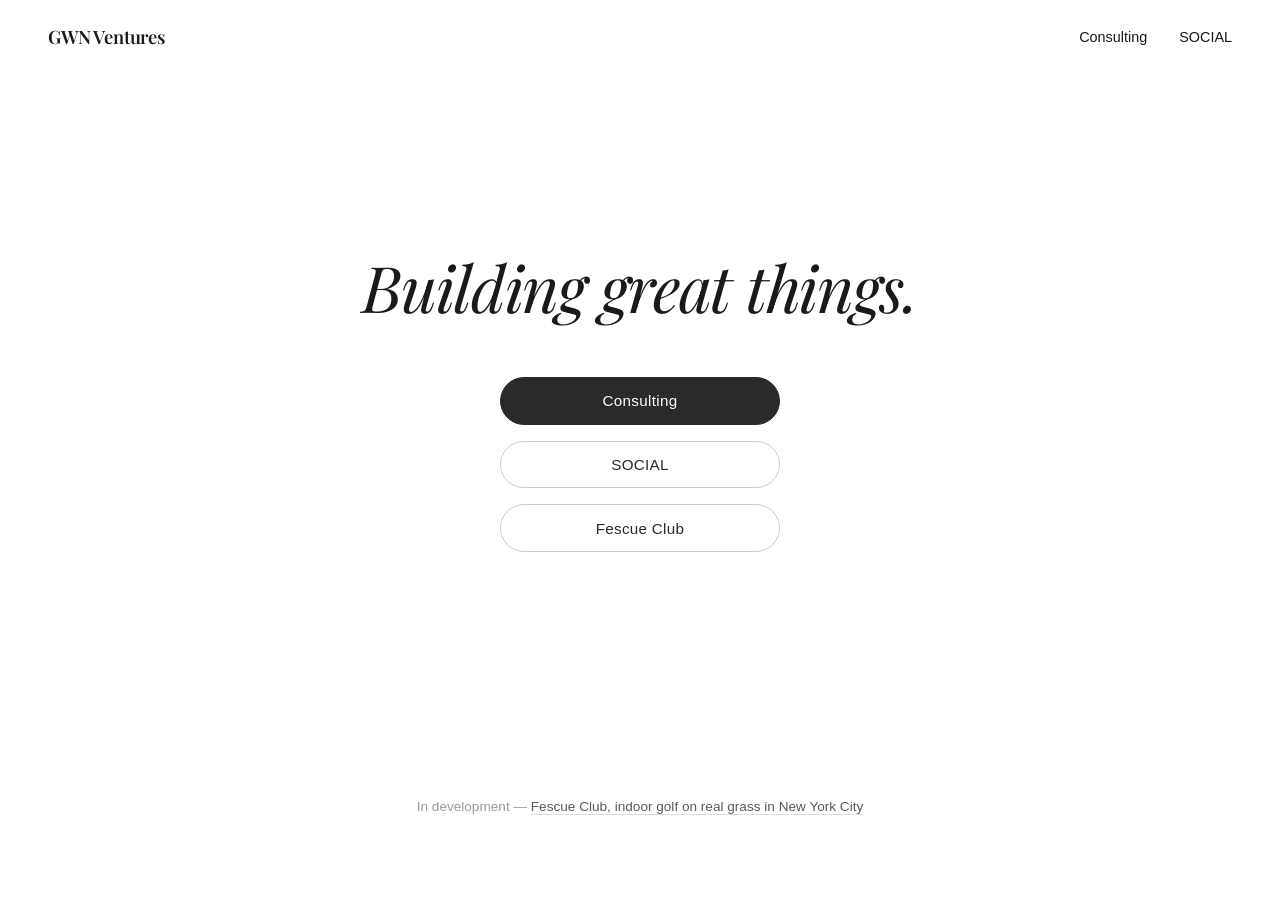
<file: index.html>
<!DOCTYPE html>
<html lang="en">
<head>
  <meta charset="UTF-8">
  <meta name="viewport" content="width=device-width, initial-scale=1.0">
  <title>GWN Ventures</title>
  <meta name="description" content="GWN Ventures builds and operates early-stage companies, including SOCIAL and Fescue Club, an indoor golf club on real grass in New York City.">
  <link rel="canonical" href="https://gwnventures.com/">
  <link rel="preconnect" href="https://fonts.googleapis.com">
  <link rel="preconnect" href="https://fonts.gstatic.com" crossorigin>
  <link href="https://fonts.googleapis.com/css2?family=Playfair+Display:ital,wght@0,400;0,700;1,400;1,700&display=swap" rel="stylesheet">
  <link rel="stylesheet" href="styles.css">
</head>
<body>
  <nav>
    <a href="/" class="nav-logo">GWN Ventures</a>
    <div class="nav-links">
      <a href="/consulting">Consulting</a>
      <a href="/social">SOCIAL</a>
    </div>
  </nav>

  <main class="landing">
    <h1>Building great things.</h1>
    <div class="landing-buttons">
      <a href="/consulting" class="btn btn-primary">Consulting</a>
      <a href="/social" class="btn btn-outline">SOCIAL</a>
      <a href="https://fescueclub.com/" class="btn btn-outline">Fescue Club</a>
    </div>
  </main>

  <footer class="site-footer">
    <p>In development —
      <a href="https://fescueclub.com/">Fescue Club, indoor golf on real grass in New York City</a>
    </p>
  </footer>
</body>
</html>
</file>
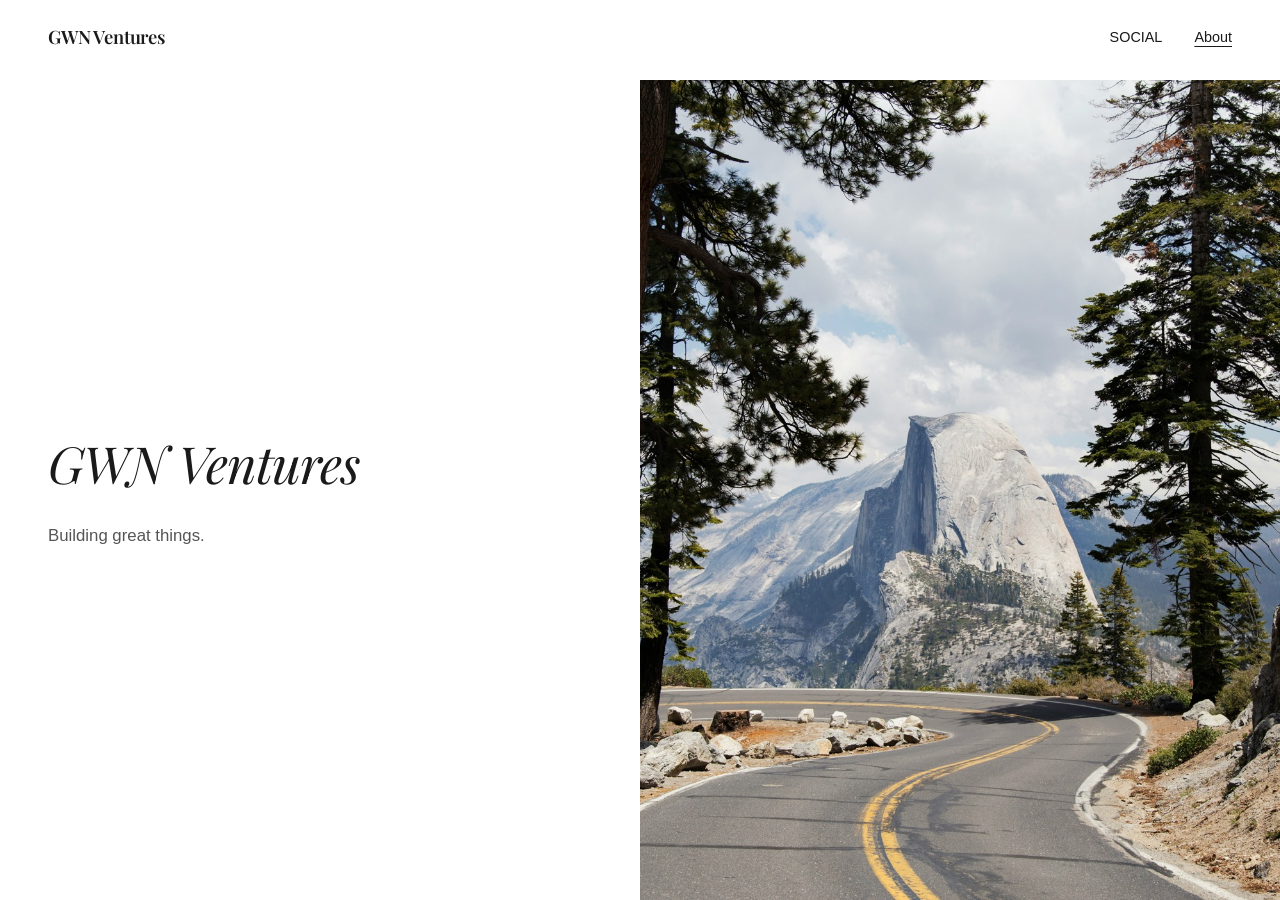
<file: about/index.html>
<!DOCTYPE html>
<html lang="en">
<head>
  <meta charset="UTF-8">
  <meta name="viewport" content="width=device-width, initial-scale=1.0">
  <title>About - GWN Ventures</title>
  <link rel="preconnect" href="https://fonts.googleapis.com">
  <link rel="preconnect" href="https://fonts.gstatic.com" crossorigin>
  <link href="https://fonts.googleapis.com/css2?family=Playfair+Display:ital,wght@0,400;0,700;1,400;1,700&display=swap" rel="stylesheet">
  <link rel="stylesheet" href="../styles.css">
</head>
<body>
  <nav>
    <a href="/" class="nav-logo">GWN Ventures</a>
    <div class="nav-links">
      <a href="/social">SOCIAL</a>
      <a href="/about" class="active">About</a>
    </div>
  </nav>

  <main class="about">
    <div class="about-text">
      <h1>GWN Ventures</h1>
      <p>Building great things.</p>
    </div>
    <img
      src="../images/about-hero.jpg"
      alt="Mountain landscape"
      class="about-image"
    >
  </main>
</body>
</html>
</file>
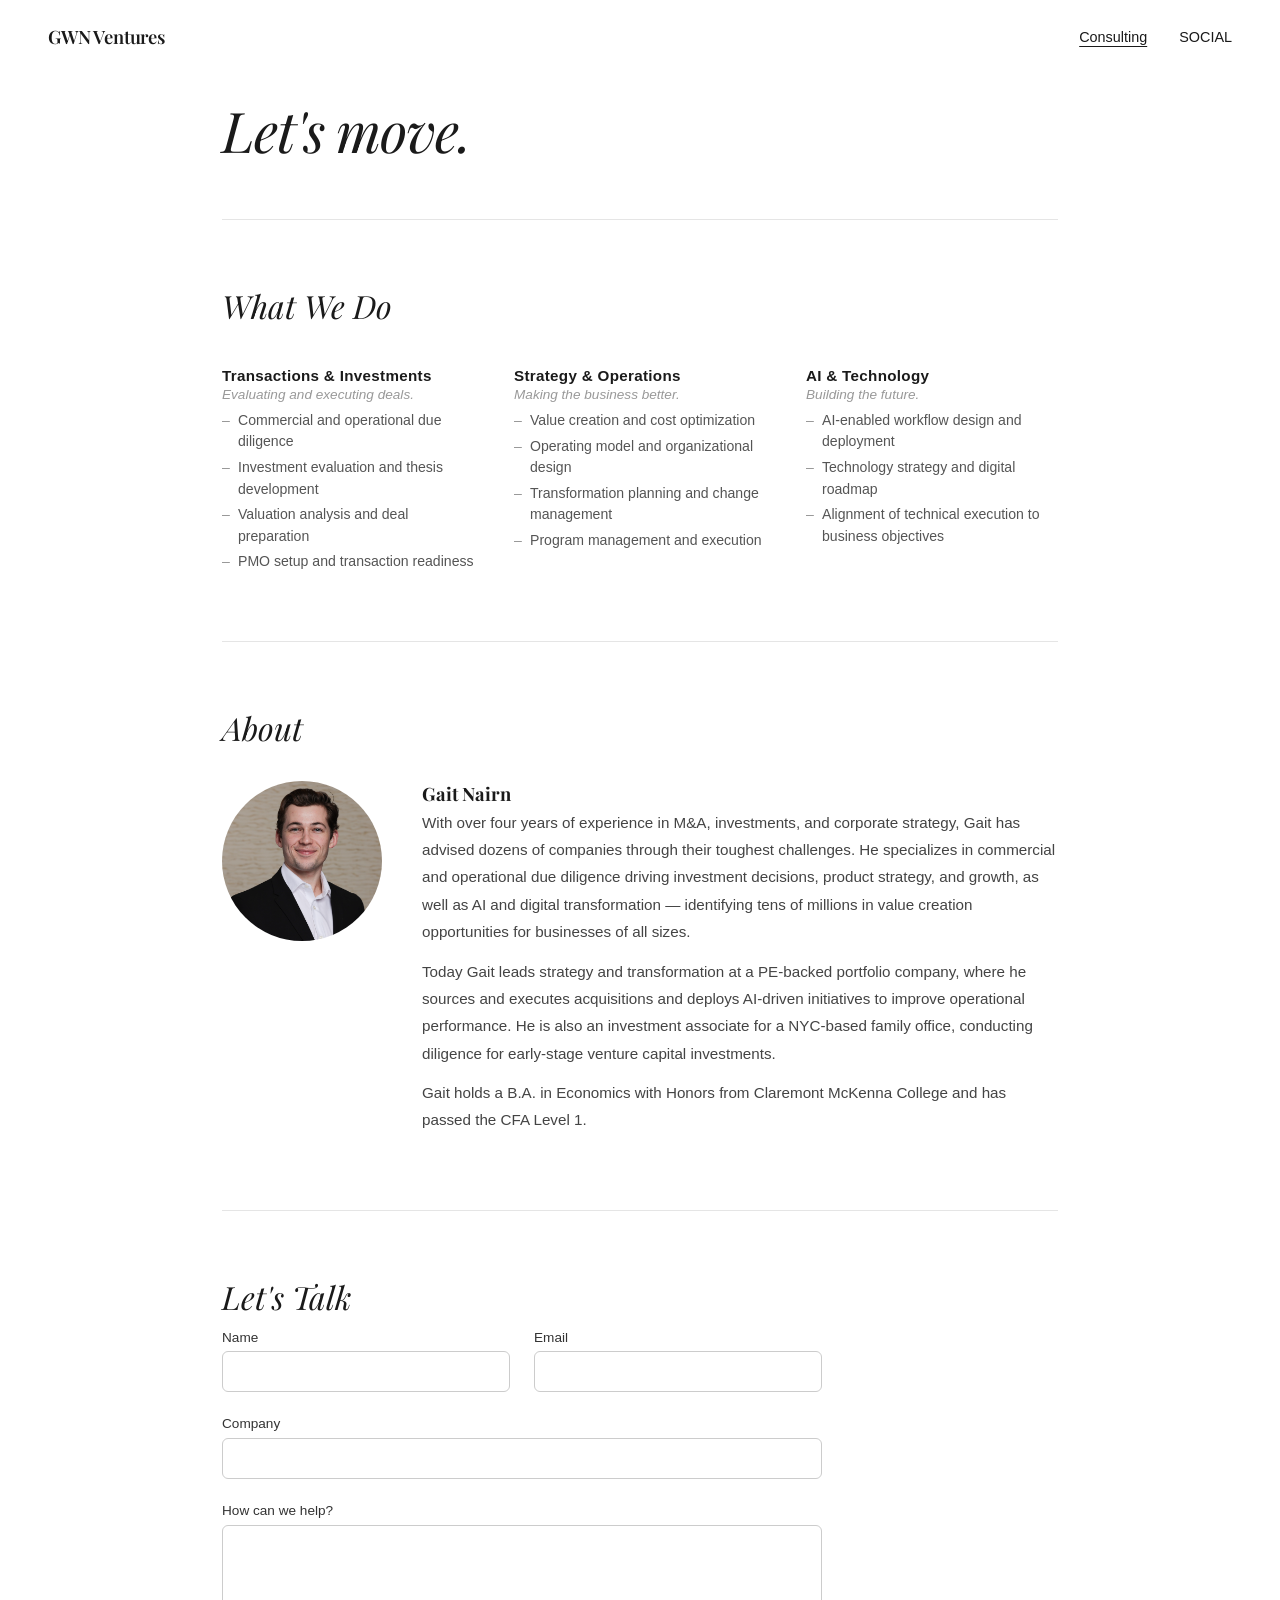
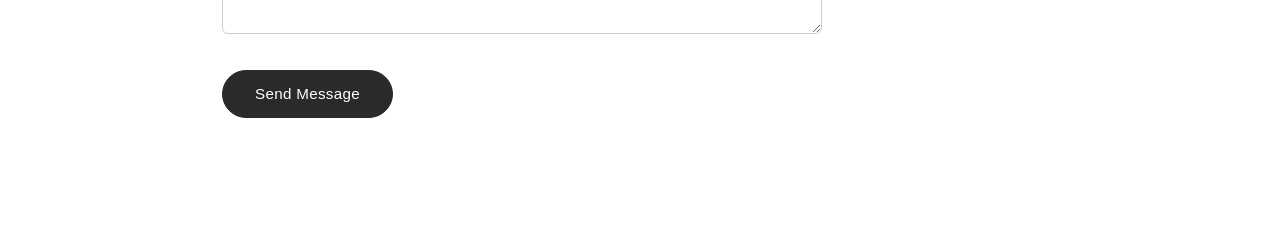
<file: consulting/index.html>
<!DOCTYPE html>
<html lang="en">
<head>
  <meta charset="UTF-8">
  <meta name="viewport" content="width=device-width, initial-scale=1.0">
  <title>Consulting - GWN Ventures</title>
  <link rel="preconnect" href="https://fonts.googleapis.com">
  <link rel="preconnect" href="https://fonts.gstatic.com" crossorigin>
  <link href="https://fonts.googleapis.com/css2?family=Playfair+Display:ital,wght@0,400;0,700;1,400;1,700&display=swap" rel="stylesheet">
  <link rel="stylesheet" href="../styles.css">
</head>
<body>
  <nav>
    <a href="/" class="nav-logo">GWN Ventures</a>
    <div class="nav-links">
      <div class="nav-dropdown">
        <a href="/consulting" class="active">Consulting</a>
        <div class="dropdown-menu">
          <a href="#services">What We Do</a>
          <a href="#team">About</a>
          <a href="#contact">Let's Talk</a>
        </div>
      </div>
      <a href="/social">SOCIAL</a>
    </div>
  </nav>

  <main class="consulting">
    <section class="consulting-hero">
      <h1>Let's move.</h1>
    </section>

    <section class="consulting-services" id="services">
      <h2>What We Do</h2>
      <div class="services-list">
        <div class="service-item">
          <h3>Transactions & Investments</h3>
          <p class="service-subtitle">Evaluating and executing deals.</p>
          <ul>
            <li>Commercial and operational due diligence</li>
            <li>Investment evaluation and thesis development</li>
            <li>Valuation analysis and deal preparation</li>
            <li>PMO setup and transaction readiness</li>
          </ul>
        </div>
        <div class="service-item">
          <h3>Strategy & Operations</h3>
          <p class="service-subtitle">Making the business better.</p>
          <ul>
            <li>Value creation and cost optimization</li>
            <li>Operating model and organizational design</li>
            <li>Transformation planning and change management</li>
            <li>Program management and execution</li>
          </ul>
        </div>
        <div class="service-item">
          <h3>AI & Technology</h3>
          <p class="service-subtitle">Building the future.</p>
          <ul>
            <li>AI-enabled workflow design and deployment</li>
            <li>Technology strategy and digital roadmap</li>
            <li>Alignment of technical execution to business objectives</li>
          </ul>
        </div>
      </div>
    </section>

    <section class="consulting-team" id="team">
      <h2>About</h2>
      <div class="team-profile">
        <div class="team-photo">
          <img src="../images/gait-headshot.jpg" alt="Gait Nairn">
        </div>
        <div class="team-bio">
          <h3>Gait Nairn</h3>
          <p>
            With over four years of experience in M&amp;A, investments, and corporate strategy, Gait has advised dozens of companies through their toughest challenges. He specializes in commercial and operational due diligence driving investment decisions, product strategy, and growth, as well as AI and digital transformation &mdash; identifying tens of millions in value creation opportunities for businesses of all sizes.
          </p>
          <p>
            Today Gait leads strategy and transformation at a PE-backed portfolio company, where he sources and executes acquisitions and deploys AI-driven initiatives to improve operational performance. He is also an investment associate for a NYC-based family office, conducting diligence for early-stage venture capital investments.
          </p>
          <p>
            Gait holds a B.A. in Economics with Honors from Claremont McKenna College and has passed the CFA Level 1.
          </p>
        </div>
      </div>
    </section>

    <section class="consulting-contact" id="contact">
      <h2>Let's Talk</h2>
      <form action="https://formspree.io/f/xzdylvye" method="POST" class="contact-form">
        <div class="form-row">
          <div class="form-group">
            <label for="name">Name</label>
            <input type="text" id="name" name="name" required>
          </div>
          <div class="form-group">
            <label for="email">Email</label>
            <input type="email" id="email" name="email" required>
          </div>
        </div>
        <div class="form-group">
          <label for="company">Company</label>
          <input type="text" id="company" name="company">
        </div>
        <div class="form-group">
          <label for="message">How can we help?</label>
          <textarea id="message" name="message" rows="5" required></textarea>
        </div>
        <button type="submit" class="btn btn-primary">Send Message</button>
      </form>
    </section>
  </main>
  <script>
    (function() {
      var dropdown = document.querySelector('.nav-dropdown');
      var menu = dropdown.querySelector('.dropdown-menu');
      var timer;
      function show() { clearTimeout(timer); menu.classList.add('open'); }
      function hide() { timer = setTimeout(function() { menu.classList.remove('open'); }, 100); }
      dropdown.addEventListener('mouseenter', show);
      dropdown.addEventListener('mouseleave', hide);
      menu.addEventListener('mouseenter', show);
      menu.addEventListener('mouseleave', hide);
    })();
  </script>
</body>
</html>
</file>
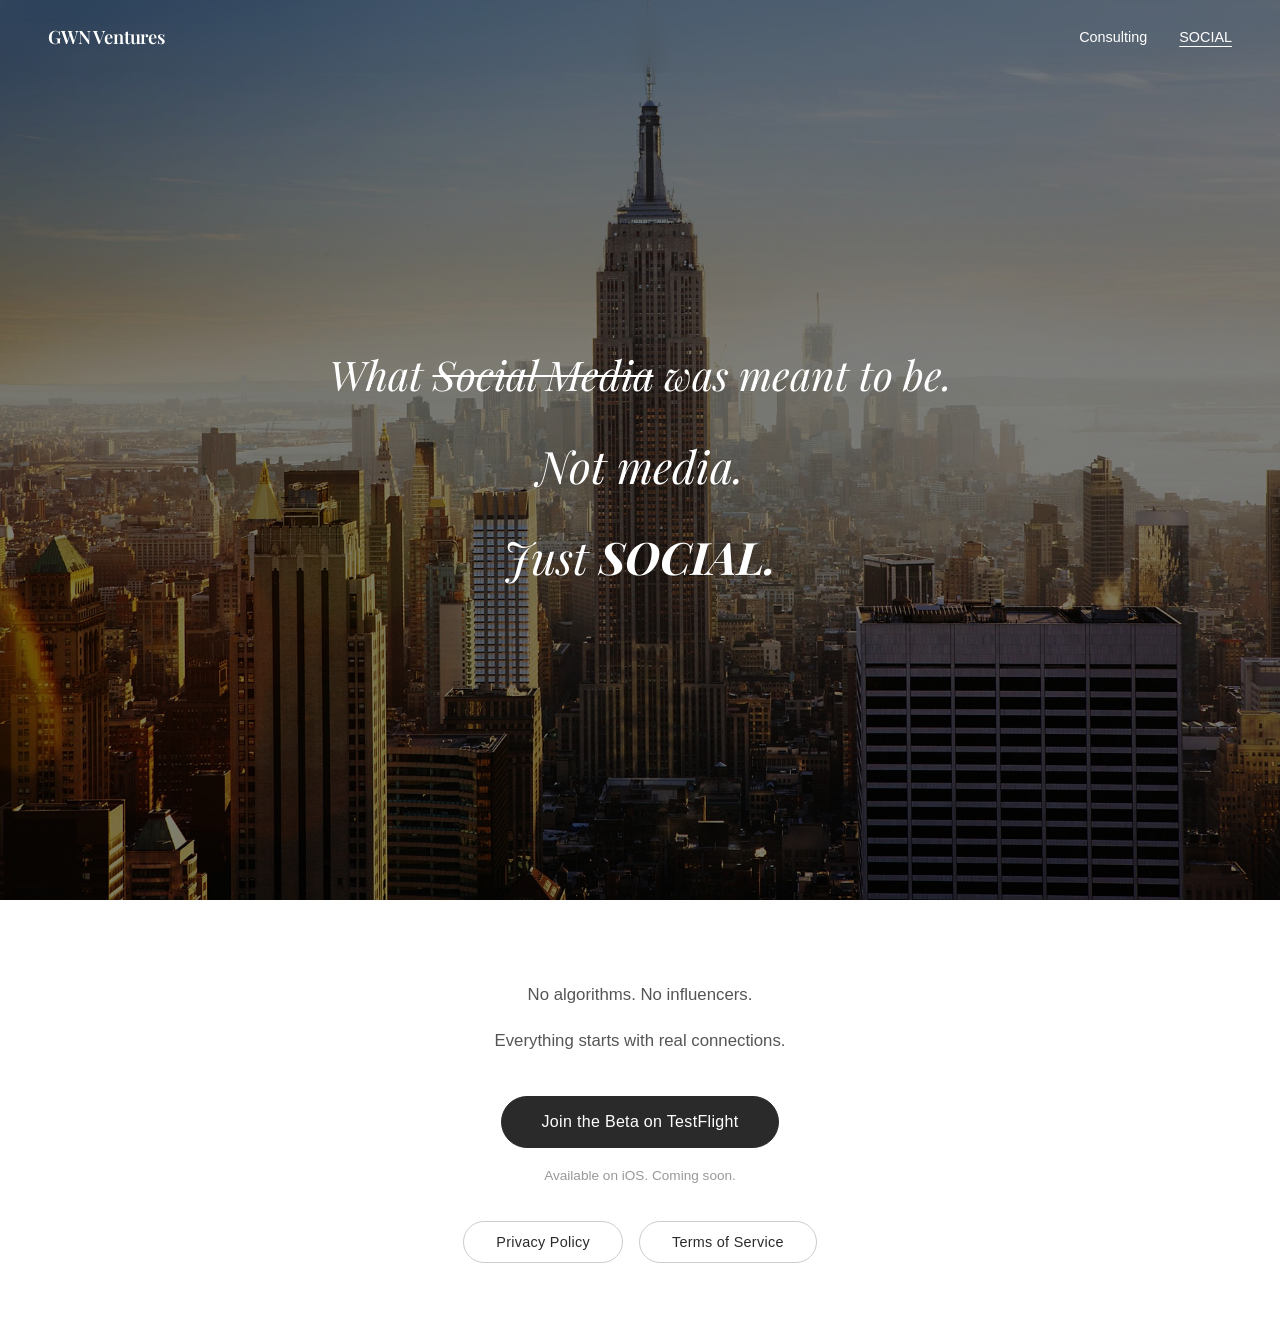
<file: social/index.html>
<!DOCTYPE html>
<html lang="en">
<head>
  <meta charset="UTF-8">
  <meta name="viewport" content="width=device-width, initial-scale=1.0">
  <title>SOCIAL - GWN Ventures</title>
  <link rel="preconnect" href="https://fonts.googleapis.com">
  <link rel="preconnect" href="https://fonts.gstatic.com" crossorigin>
  <link href="https://fonts.googleapis.com/css2?family=Playfair+Display:ital,wght@0,400;0,700;1,400;1,700&display=swap" rel="stylesheet">
  <link rel="stylesheet" href="../styles.css">
</head>
<body>
  <section class="social-hero">
    <nav>
      <a href="/" class="nav-logo">GWN Ventures</a>
      <div class="nav-links">
        <a href="/consulting">Consulting</a>
        <a href="/social" class="active">SOCIAL</a>
      </div>
    </nav>

    <h1>What <span class="strikethrough">Social Media</span> was meant to be.</h1>
    <p class="tagline">Not media.</p>
    <p class="tagline-bold"><span class="unbold">Just</span> SOCIAL.</p>
  </section>

  <section class="social-content">
    <p>
      No algorithms. No influencers.
    </p>
    <p>
      Everything starts with real connections.
    </p>
    <div class="cta">
      <a href="https://testflight.apple.com/join/XYrDszEH" class="btn btn-primary">Join the Beta on TestFlight</a>
    </div>
    <p style="margin-top: 1rem; font-size: 0.85rem; color: #999;">
      Available on iOS. Coming soon.
    </p>
    <div class="social-legal">
      <a href="/social/privacy" class="btn btn-outline">Privacy Policy</a>
      <a href="/social/terms" class="btn btn-outline">Terms of Service</a>
    </div>
  </section>
</body>
</html>
</file>
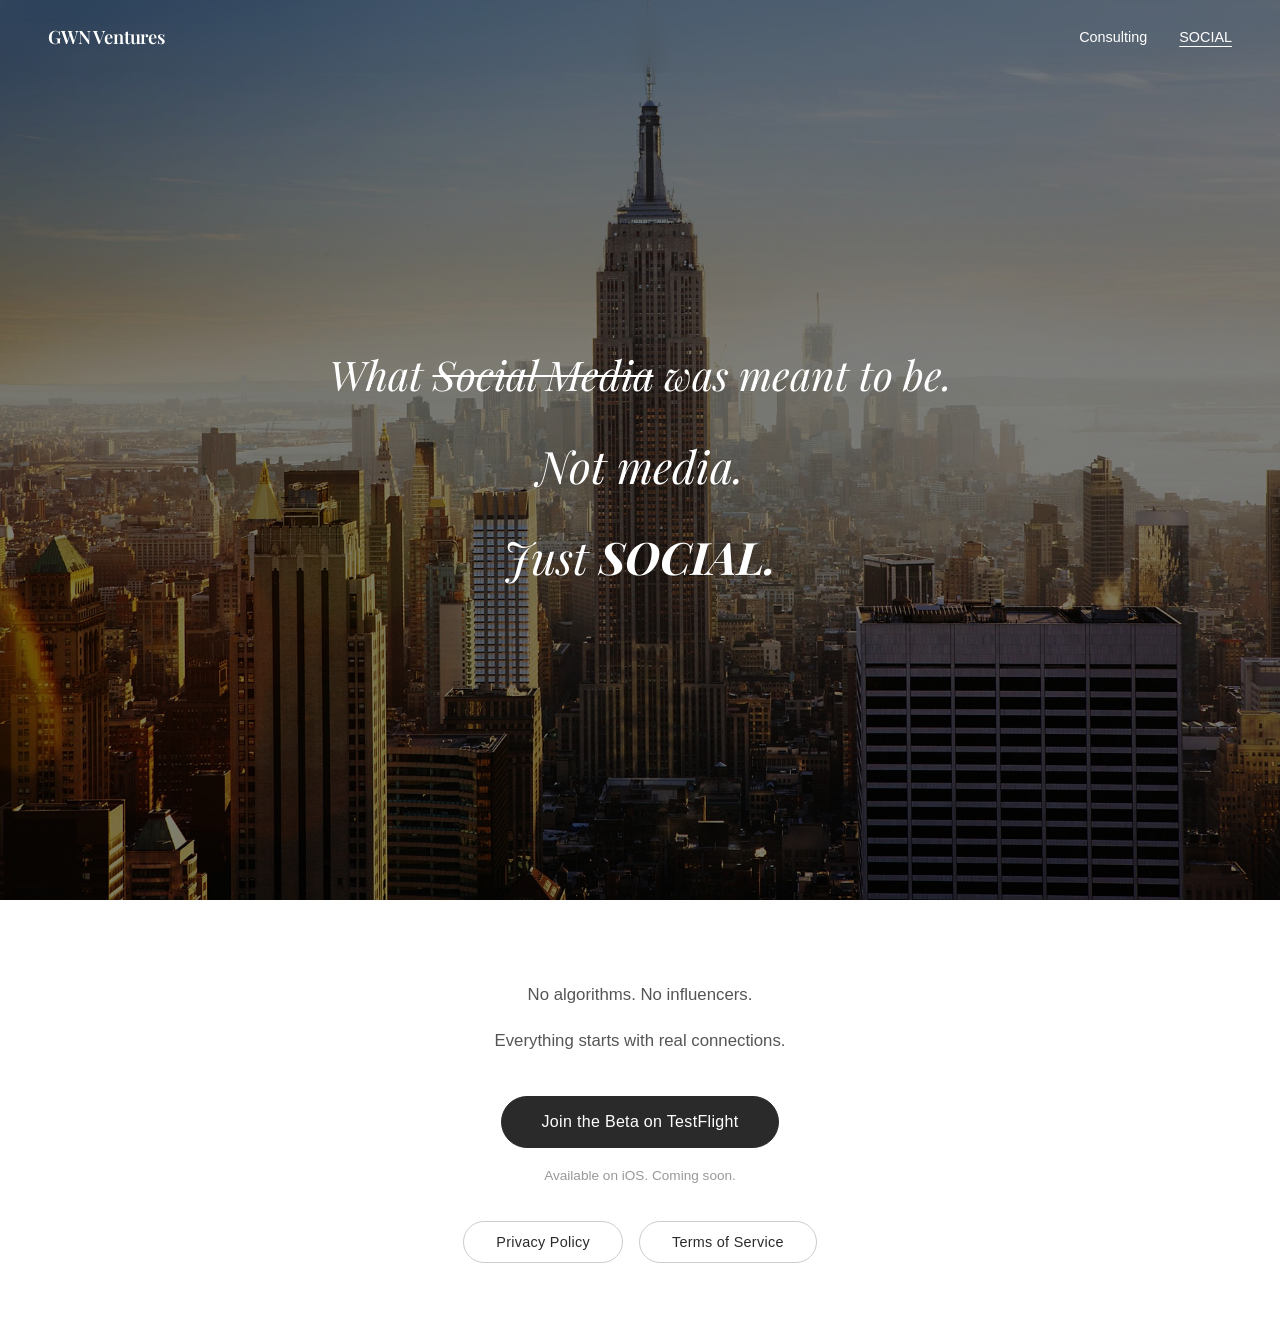
<file: social/invite/index.html>
<!DOCTYPE html>
<html lang="en">
<head>
  <meta charset="UTF-8">
  <meta name="viewport" content="width=device-width, initial-scale=1.0, viewport-fit=cover">
  <title>SOCIAL</title>
  <!--
    phase-hk-punch (screen download-page, items 25 and 20b; brief question 4 (A) drawn, the founder
    preferring (B) if it can be done; question 7 as the founder answered it, 2026-11-13). The proposed site/social/invite/index.html for the website repository.
    One page serves card links (?c=<22-character code>) and invites (?code=<code>), so the preview
    tags below are the same for every link and name no one: no person, no card, no large image,
    the app icon (images/social-icon.png, beside this file, goes to the site's images/).
  -->
  <meta property="og:title" content="From a friend on SOCIAL">
  <meta property="og:description" content="Open it in the SOCIAL app.">
  <meta property="og:type" content="website">
  <meta property="og:site_name" content="SOCIAL">
  <meta name="twitter:card" content="summary">
  <link rel="apple-touch-icon" href="/images/social-icon.png">
  <link rel="icon" type="image/png" href="/images/social-icon.png">
  <style>
    /*
      The card page (the founder's answer to Question 7, 2026-11-13): generic, nothing of the card.
      A friend sent you something on SOCIAL, one short line on why, and the download (the words
      are the founder's, #249 round 2). No print: a card's shape on the page read as the item. Values are the app's theme tokens
      (constants/theme.ts, the light set). Scoped to .card-page so the invite view keeps the site's
      own stylesheet untouched.
    */
    :root {
      --background: #FFFFFF;      /* colors.background */
      --text-primary: #1C1C1E;    /* colors.text.primary */
      --text-secondary: #8E8E93;  /* colors.text.secondary */
      --button-primary: #2A2A2A;  /* colors.button.primary */
      --button-text: #FFFFFF;     /* colors.button.primaryText */
      --space-xs: 4px;  --space-sm: 8px;  --space-md: 12px; --space-base: 16px;
      --space-lg: 20px; --space-xl: 24px; --space-xxl: 32px; --space-xxxl: 40px;
      --radius-md: 12px;
      --avatar-small: 36px;       /* layout.avatarSmall: the mark */
      --column: 360px;            /* POLAROID_WIDTH: the page's column, a print's width */
    }
    html.is-card, html.is-card body { background: var(--background); }
    html.is-card body { margin: 0; }
    .invite-view { display: none; }
    html.is-invite .invite-view { display: block; }
    html.is-invite .card-page { display: none; }

    .card-page {
      box-sizing: border-box;
      min-height: 100vh;
      min-height: 100dvh;
      display: flex;
      flex-direction: column;
      align-items: center;
      padding: calc(var(--space-xxxl) + env(safe-area-inset-top)) var(--space-lg)
        calc(var(--space-xl) + env(safe-area-inset-bottom));
      font-family: -apple-system, BlinkMacSystemFont, "SF Pro Text", "Helvetica Neue", Arial, sans-serif;
      color: var(--text-primary);
      -webkit-font-smoothing: antialiased;
      -webkit-text-size-adjust: 100%;
    }
    .card-page *, .card-page *::before, .card-page *::after { box-sizing: border-box; }
    .card-page .column { width: 100%; max-width: var(--column); }

    /* The mark: the app icon and the name, as a card's band carries a face and a name. */
    .card-page .mark {
      display: flex;
      align-items: center;
      gap: var(--space-md);
    }
    .card-page .mark img {
      width: var(--avatar-small);
      height: var(--avatar-small);
      border-radius: 50%;
      display: block;
    }
    .card-page .mark span {
      font-size: 17px;            /* sizes.body */
      font-weight: 600;           /* weights.semibold */
    }

    /* What happened, then why, in the ink (no grey line: principle 4). */
    .card-page h1 {
      margin: var(--space-xxl) 0 0;
      font-size: 28px;            /* sizes.largeTitle */
      line-height: 34px;          /* sizes.largeTitle + spacing.xs * 1.5 */
      font-weight: 700;           /* weights.bold */
    }
    .card-page .why {
      margin: var(--space-md) 0 0;
      font-size: 17px;            /* sizes.body */
      line-height: 23px;          /* sizes.body + spacing.xs * 1.5 */
      font-weight: 400;           /* weights.regular */
    }

    /*
      Download, the one filled button; Open in SOCIAL, a plain line beneath for a phone that has
      the app and opened the link in a browser (with the app, the link opens the app itself).
    */
    .card-page .actions {
      margin-top: var(--space-xxl);
      display: flex;
      flex-direction: column;
      align-items: stretch;
      gap: var(--space-base);
    }
    .card-page .download {
      display: flex;
      align-items: center;
      justify-content: center;
      height: 50px;
      border-radius: var(--radius-md);
      background: var(--button-primary);
      color: var(--button-text);
      font-size: 17px;            /* sizes.body */
      font-weight: 600;           /* weights.semibold */
      text-decoration: none;
    }
    .card-page .open {
      align-self: center;
      font-size: 14px;            /* sizes.secondary */
      line-height: 20px;          /* sizes.secondary + spacing.xs * 1.5 */
      font-weight: 600;           /* weights.semibold */
      color: var(--text-primary);
      text-decoration: none;
    }
    .card-page .download:focus-visible, .card-page .open:focus-visible,
    .card-page .foot a:focus-visible {
      outline: 2px solid var(--text-primary);
      outline-offset: 2px;
    }

    /* Whose page this is, small, at the foot. */
    .card-page .foot {
      margin-top: auto;
      padding-top: var(--space-xxxl);
      display: flex;
      gap: var(--space-lg);
      font-size: 12px;            /* sizes.caption */
    }
    .card-page .foot a { color: var(--text-secondary); text-decoration: none; }
  </style>
  <script>
    // Which link this is, decided before anything draws. A card's code is exactly 22 URL-safe
    // characters (utils/cardLink.ts in the app); an invite's code is letters and digits (as today).
    // Neither: the SOCIAL page, as today.
    (function () {
      var params = new URLSearchParams(window.location.search);
      var card = params.get('c');
      var code = params.get('code');
      var isCard = !!card && /^[A-Za-z0-9_-]{22}$/.test(card);
      var isInvite = !!code && /^[A-Za-z0-9]+$/.test(code);

      if (isCard) {
        document.documentElement.className = 'is-card';
        var open = 'social://social/invite/?c=' + card + (isInvite ? '&code=' + code.toUpperCase() : '');
        document.addEventListener('DOMContentLoaded', function () {
          document.getElementById('card-open').href = open;
        });
        return;
      }

      if (!isInvite) {
        window.location.href = '/social';
        return;
      }

      // The invite, exactly as today: the site's stylesheet and font, the code, TestFlight.
      document.documentElement.className = 'is-invite';
      ['https://fonts.googleapis.com/css2?family=Playfair+Display:ital,wght@0,400;0,700;1,400;1,700&display=swap',
       '/styles.css'].forEach(function (href) {
        var link = document.createElement('link');
        link.rel = 'stylesheet';
        link.href = href;
        document.head.appendChild(link);
      });
      code = code.toUpperCase();
      document.title = 'SOCIAL Invite — ' + code;
      document.addEventListener('DOMContentLoaded', function () {
        document.getElementById('invite-code-display').textContent = code;
        document.getElementById('open-btn').href = 'social://invite/' + code;
        document.getElementById('copy-btn').addEventListener('click', function () {
          var btn = this;
          navigator.clipboard.writeText(code).then(function () {
            btn.textContent = 'Copied!';
            setTimeout(function () { btn.textContent = 'Copy Code'; }, 2000);
          });
        });
      });
    })();
  </script>
</head>
<body>
  <main class="card-page">
    <div class="column">
      <div class="mark">
        <img src="/images/social-icon.png" alt="" width="36" height="36">
        <span>SOCIAL</span>
      </div>
      <h1>A friend sent you something on SOCIAL</h1>
      <p class="why">SOCIAL is the place for sharing moments with the people that matter.</p>
      <div class="actions">
        <!-- Until launch, the public beta the /social page already offers; at launch, the App
             Store listing (one href to change). Question 18 in the spec's index. -->
        <a class="download" href="https://testflight.apple.com/join/XYrDszEH">Download SOCIAL</a>
        <a id="card-open" class="open" href="social://social/invite/">Open in SOCIAL</a>
      </div>
    </div>
    <nav class="foot" aria-label="About this page">
      <a href="/social/privacy/">Privacy</a>
      <a href="/social/terms/">Terms</a>
      <a href="/">gwnventures.com</a>
    </nav>
  </main>

  <div class="invite-view">
    <nav>
      <a href="/" class="nav-logo">GWN Ventures</a>
      <div class="nav-links">
        <a href="/consulting">Consulting</a>
        <a href="/social" class="active">SOCIAL</a>
      </div>
    </nav>

    <main class="invite-page">
      <div class="invite-card">
        <p class="invite-label">You've been invited to</p>
        <h1>SOCIAL</h1>
        <p class="invite-tagline">Not media, just social.</p>

        <div class="invite-code-box">
          <span class="invite-code-label">Your invite code</span>
          <span id="invite-code-display" class="invite-code"></span>
        </div>

        <div class="invite-actions">
          <a href="https://testflight.apple.com/join/XYrDszEH" class="btn btn-primary">Get SOCIAL on TestFlight</a>
          <button id="copy-btn" class="btn btn-outline" type="button">Copy Code</button>
        </div>

        <div class="invite-fallback">
          <p>Already have SOCIAL?</p>
          <a id="open-btn" href="#" class="invite-tf-link">Open in SOCIAL &rarr;</a>
        </div>
      </div>
    </main>
  </div>
</body>
</html>
</file>
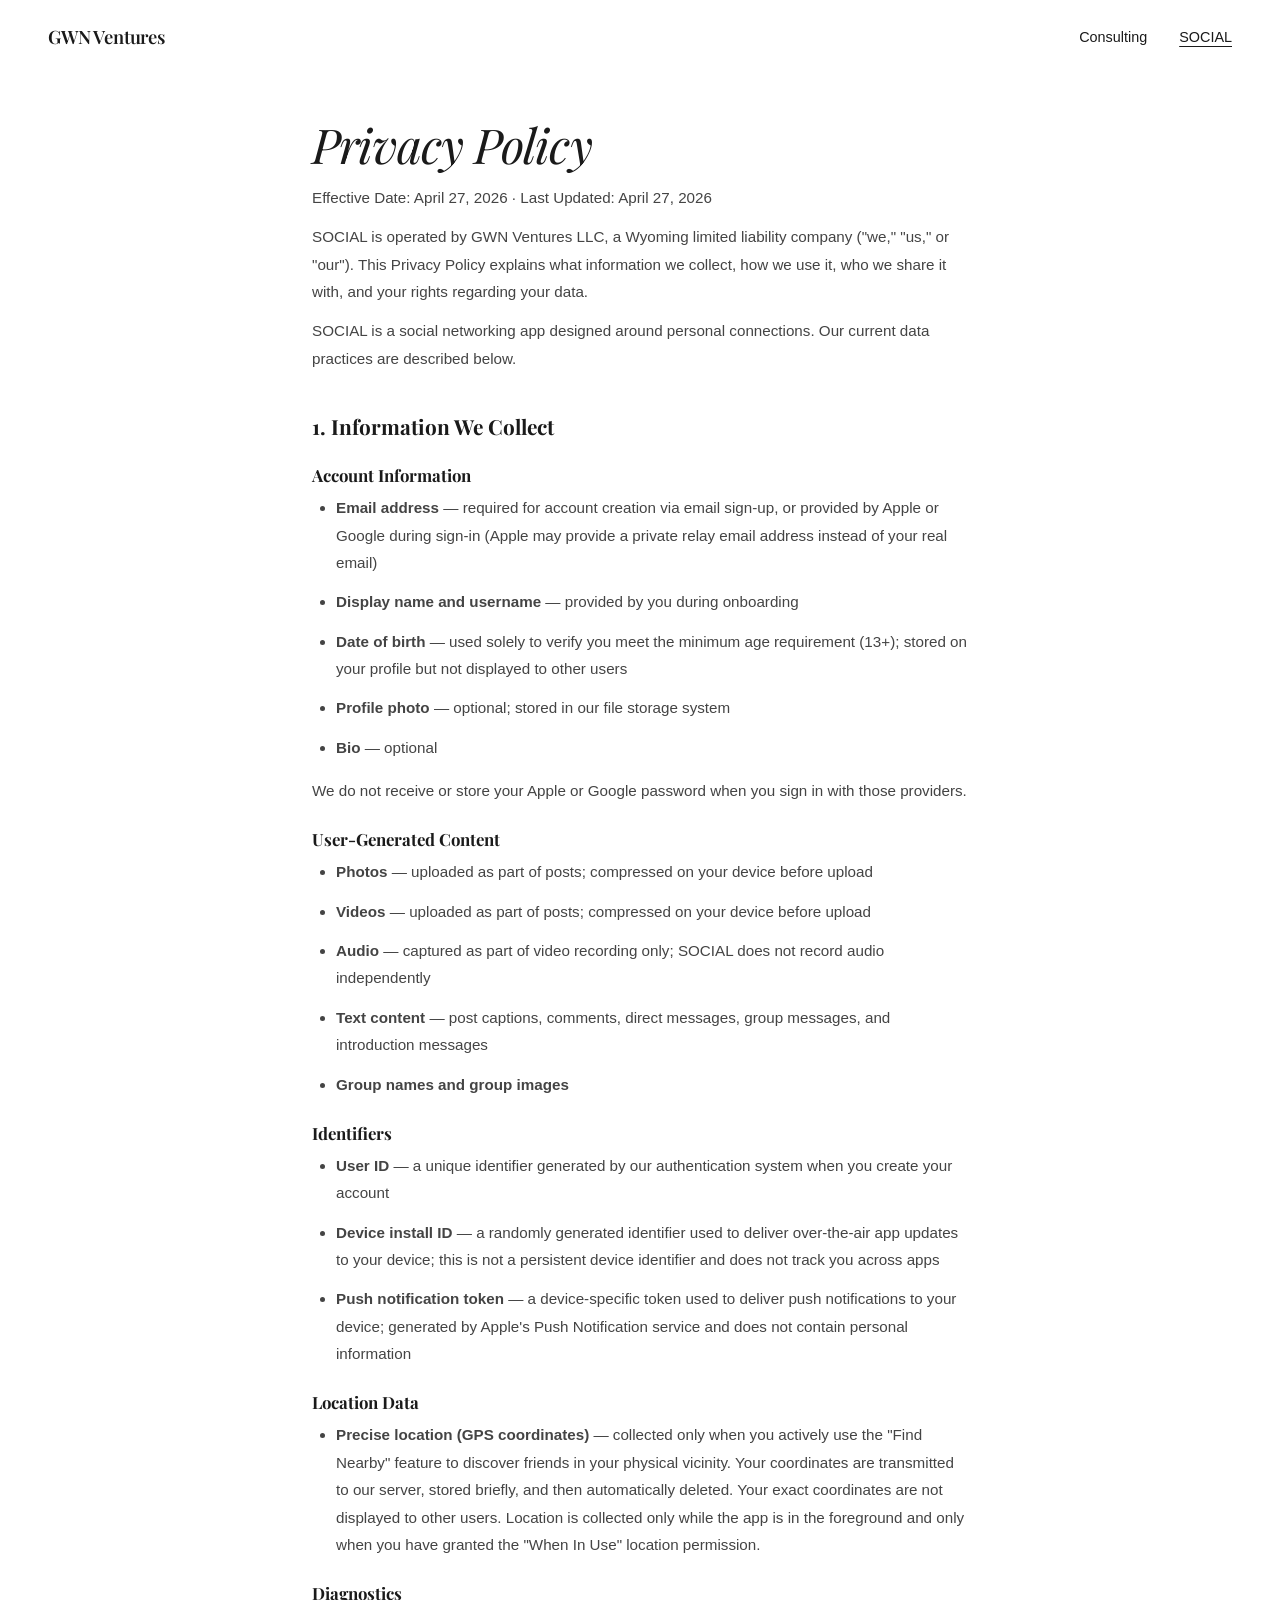
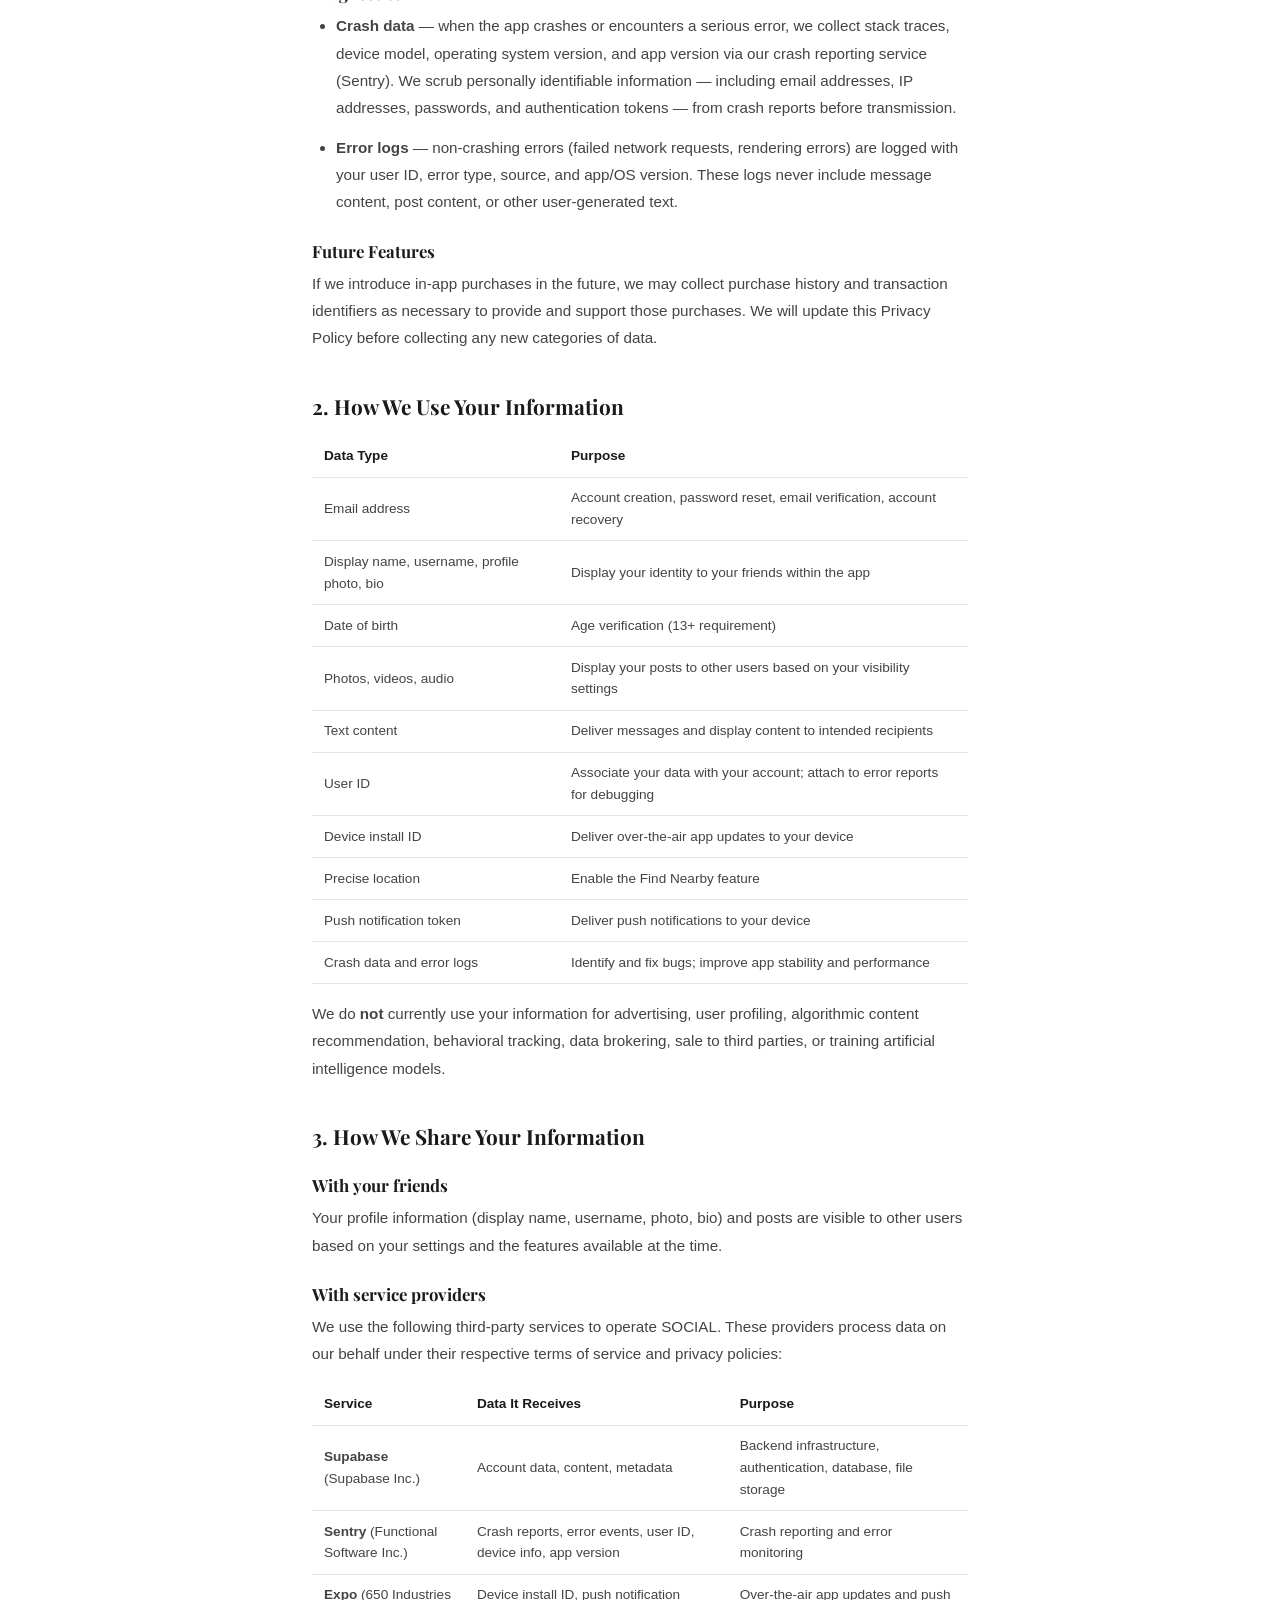
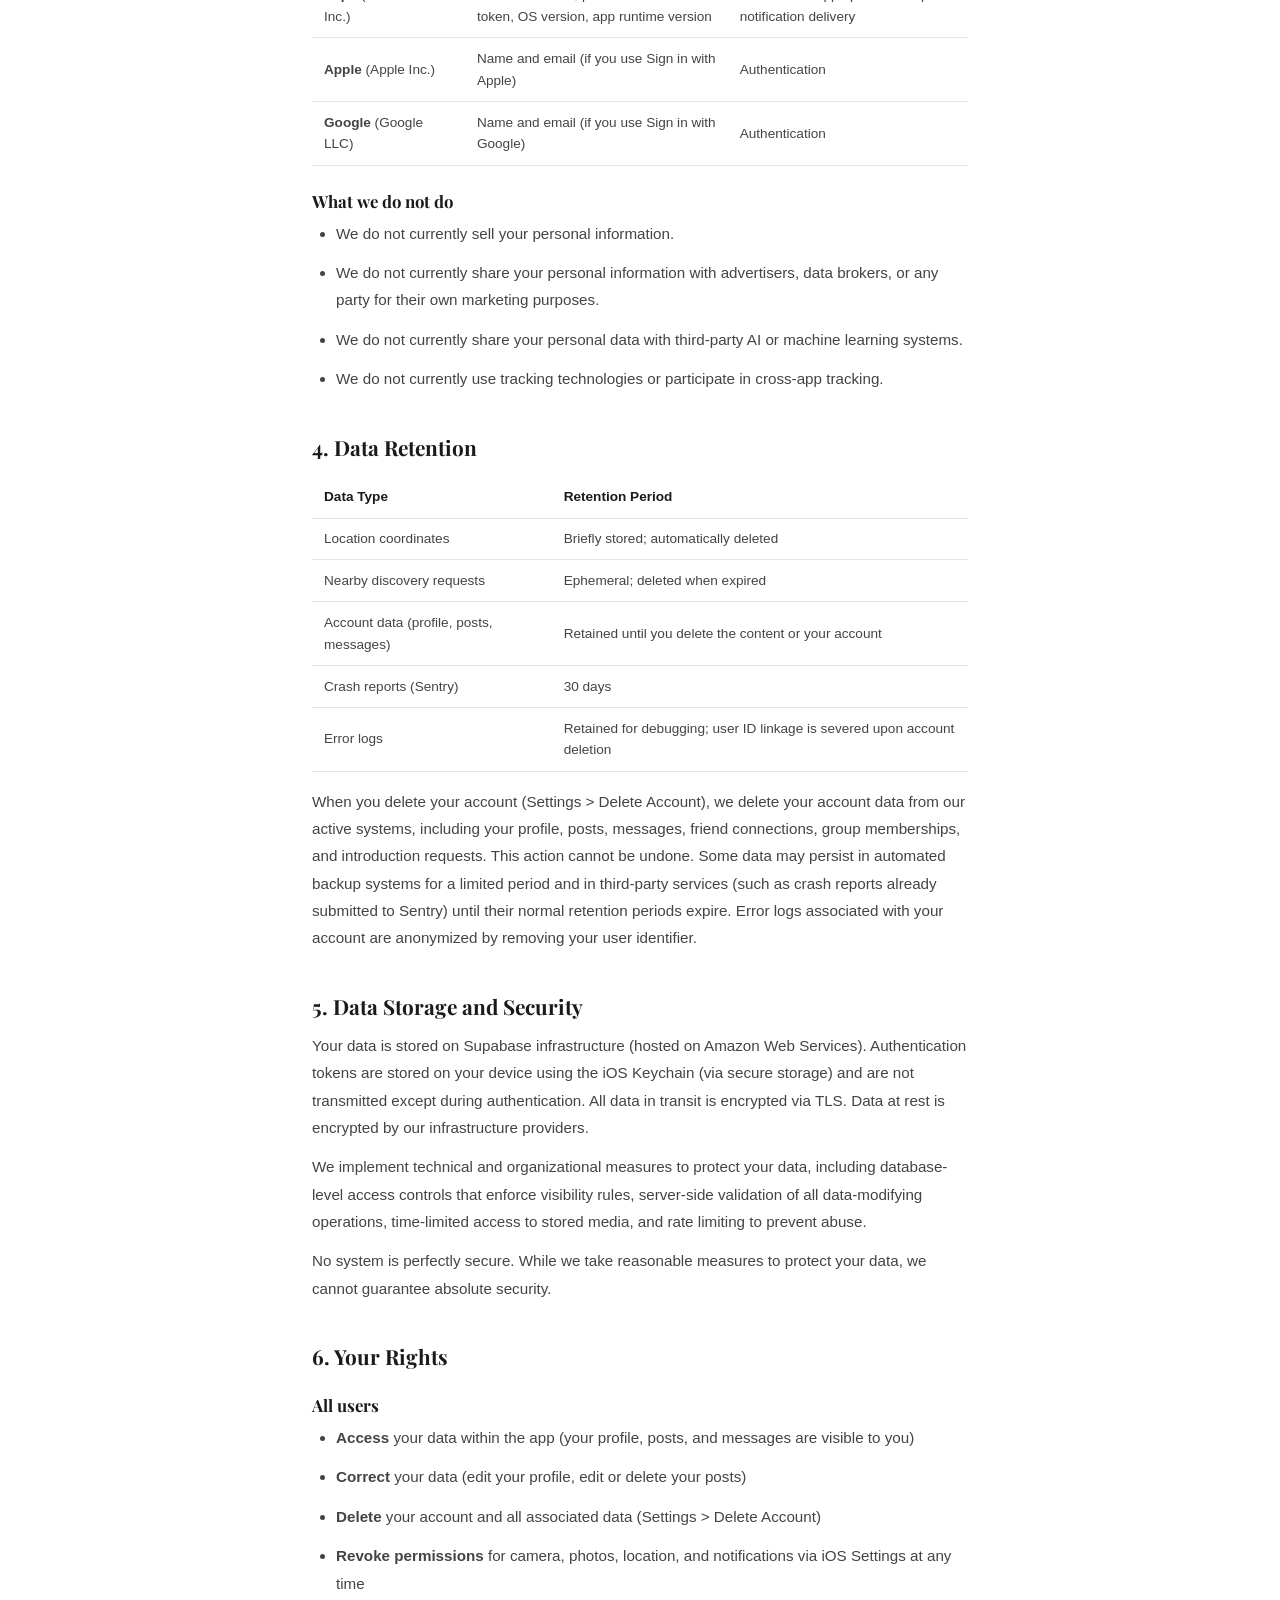
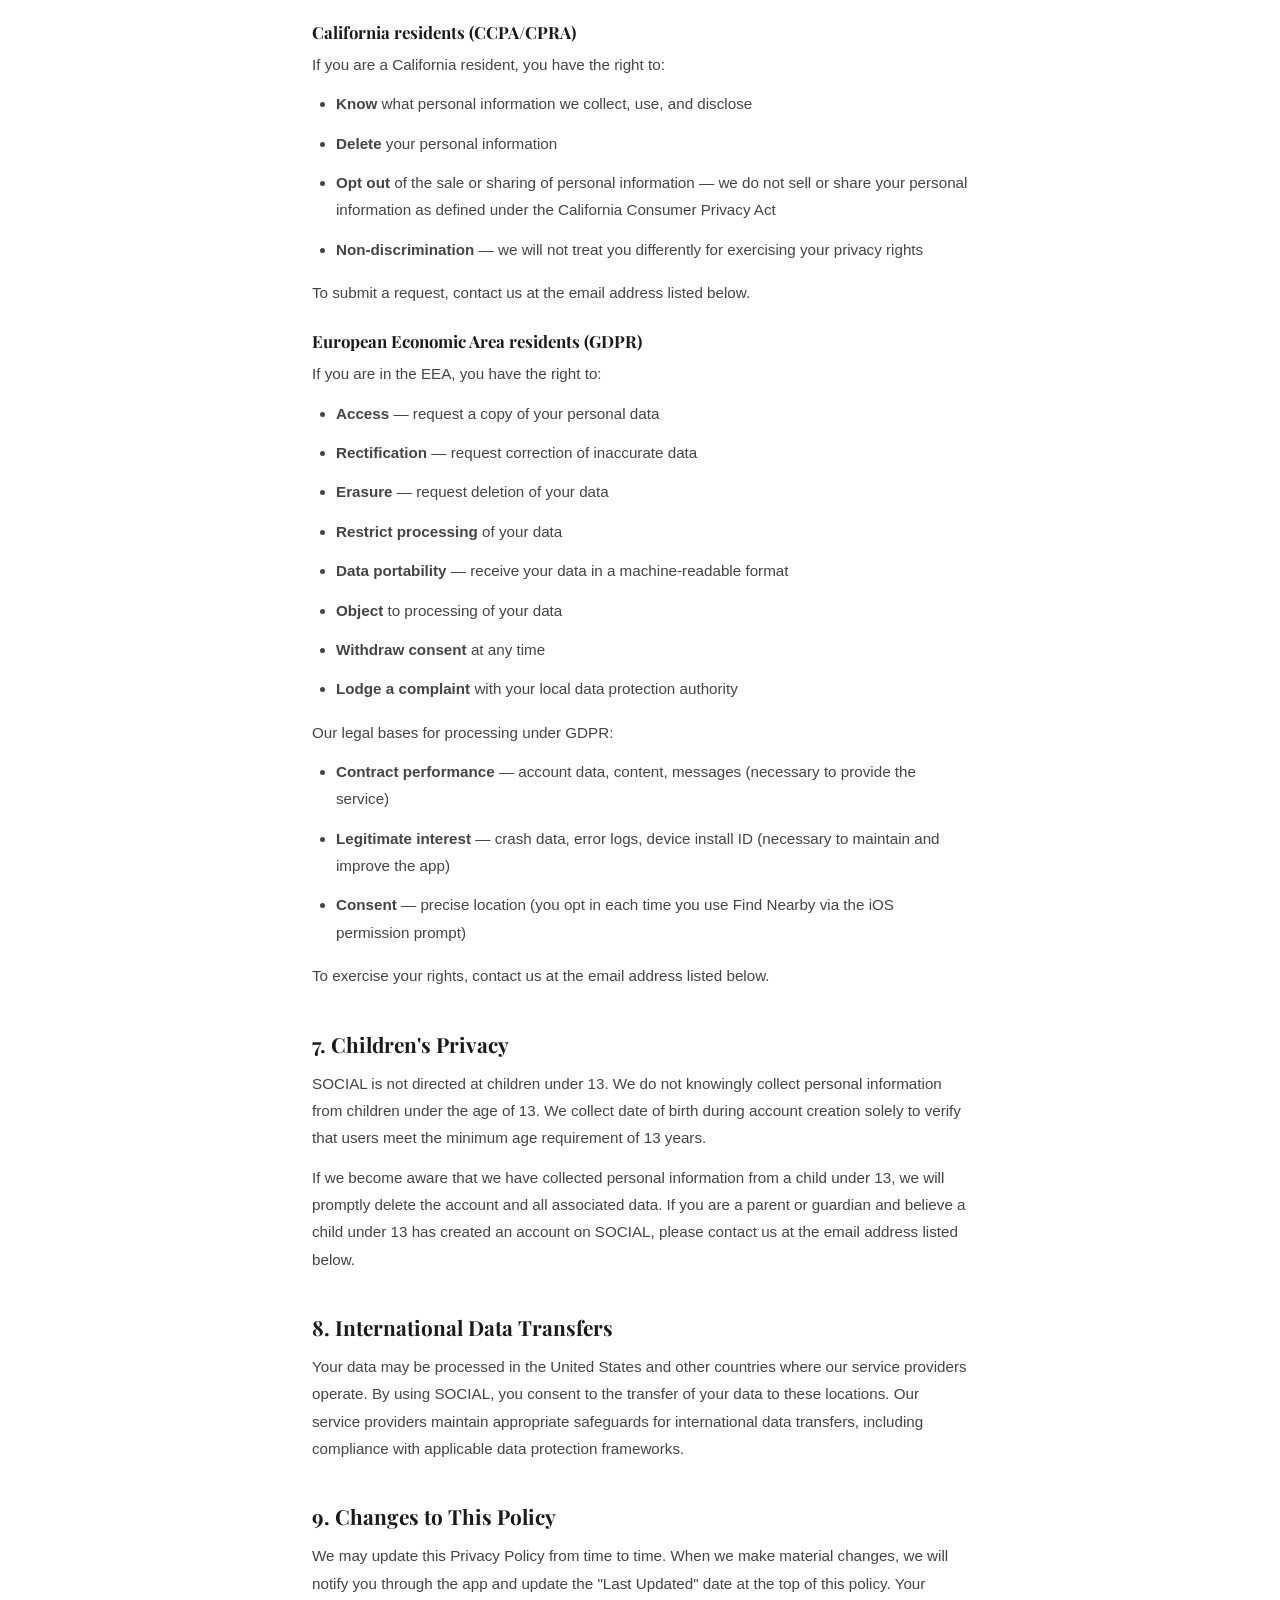
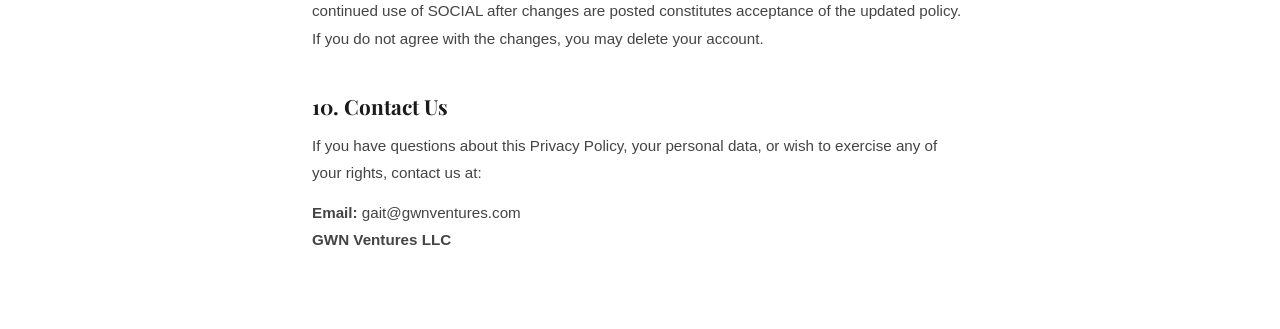
<file: social/privacy/index.html>
<!DOCTYPE html>
<html lang="en">
<head>
  <meta charset="UTF-8">
  <meta name="viewport" content="width=device-width, initial-scale=1.0">
  <title>Privacy Policy - SOCIAL - GWN Ventures</title>
  <link rel="preconnect" href="https://fonts.googleapis.com">
  <link rel="preconnect" href="https://fonts.gstatic.com" crossorigin>
  <link href="https://fonts.googleapis.com/css2?family=Playfair+Display:ital,wght@0,400;0,700;1,400;1,700&display=swap" rel="stylesheet">
  <link rel="stylesheet" href="../../styles.css">
</head>
<body>
  <nav>
    <a href="/" class="nav-logo">GWN Ventures</a>
    <div class="nav-links">
      <a href="/consulting">Consulting</a>
      <a href="/social" class="active">SOCIAL</a>
    </div>
  </nav>

  <main class="legal">
    <h1>Privacy Policy</h1>
    <p class="legal-meta">Effective Date: April 27, 2026 &middot; Last Updated: April 27, 2026</p>

    <p>SOCIAL is operated by GWN Ventures LLC, a Wyoming limited liability company ("we," "us," or "our"). This Privacy Policy explains what information we collect, how we use it, who we share it with, and your rights regarding your data.</p>
    <p>SOCIAL is a social networking app designed around personal connections. Our current data practices are described below.</p>

    <h2>1. Information We Collect</h2>

    <h3>Account Information</h3>
    <ul>
      <li><strong>Email address</strong> &mdash; required for account creation via email sign-up, or provided by Apple or Google during sign-in (Apple may provide a private relay email address instead of your real email)</li>
      <li><strong>Display name and username</strong> &mdash; provided by you during onboarding</li>
      <li><strong>Date of birth</strong> &mdash; used solely to verify you meet the minimum age requirement (13+); stored on your profile but not displayed to other users</li>
      <li><strong>Profile photo</strong> &mdash; optional; stored in our file storage system</li>
      <li><strong>Bio</strong> &mdash; optional</li>
    </ul>
    <p>We do not receive or store your Apple or Google password when you sign in with those providers.</p>

    <h3>User-Generated Content</h3>
    <ul>
      <li><strong>Photos</strong> &mdash; uploaded as part of posts; compressed on your device before upload</li>
      <li><strong>Videos</strong> &mdash; uploaded as part of posts; compressed on your device before upload</li>
      <li><strong>Audio</strong> &mdash; captured as part of video recording only; SOCIAL does not record audio independently</li>
      <li><strong>Text content</strong> &mdash; post captions, comments, direct messages, group messages, and introduction messages</li>
      <li><strong>Group names and group images</strong></li>
    </ul>

    <h3>Identifiers</h3>
    <ul>
      <li><strong>User ID</strong> &mdash; a unique identifier generated by our authentication system when you create your account</li>
      <li><strong>Device install ID</strong> &mdash; a randomly generated identifier used to deliver over-the-air app updates to your device; this is not a persistent device identifier and does not track you across apps</li>
      <li><strong>Push notification token</strong> &mdash; a device-specific token used to deliver push notifications to your device; generated by Apple's Push Notification service and does not contain personal information</li>
    </ul>

    <h3>Location Data</h3>
    <ul>
      <li><strong>Precise location (GPS coordinates)</strong> &mdash; collected only when you actively use the "Find Nearby" feature to discover friends in your physical vicinity. Your coordinates are transmitted to our server, stored briefly, and then automatically deleted. Your exact coordinates are not displayed to other users. Location is collected only while the app is in the foreground and only when you have granted the "When In Use" location permission.</li>
    </ul>

    <h3>Diagnostics</h3>
    <ul>
      <li><strong>Crash data</strong> &mdash; when the app crashes or encounters a serious error, we collect stack traces, device model, operating system version, and app version via our crash reporting service (Sentry). We scrub personally identifiable information &mdash; including email addresses, IP addresses, passwords, and authentication tokens &mdash; from crash reports before transmission.</li>
      <li><strong>Error logs</strong> &mdash; non-crashing errors (failed network requests, rendering errors) are logged with your user ID, error type, source, and app/OS version. These logs never include message content, post content, or other user-generated text.</li>
    </ul>

    <h3>Future Features</h3>
    <p>If we introduce in-app purchases in the future, we may collect purchase history and transaction identifiers as necessary to provide and support those purchases. We will update this Privacy Policy before collecting any new categories of data.</p>

    <h2>2. How We Use Your Information</h2>

    <div class="table-wrap">
      <table>
        <thead>
          <tr><th>Data Type</th><th>Purpose</th></tr>
        </thead>
        <tbody>
          <tr><td>Email address</td><td>Account creation, password reset, email verification, account recovery</td></tr>
          <tr><td>Display name, username, profile photo, bio</td><td>Display your identity to your friends within the app</td></tr>
          <tr><td>Date of birth</td><td>Age verification (13+ requirement)</td></tr>
          <tr><td>Photos, videos, audio</td><td>Display your posts to other users based on your visibility settings</td></tr>
          <tr><td>Text content</td><td>Deliver messages and display content to intended recipients</td></tr>
          <tr><td>User ID</td><td>Associate your data with your account; attach to error reports for debugging</td></tr>
          <tr><td>Device install ID</td><td>Deliver over-the-air app updates to your device</td></tr>
          <tr><td>Precise location</td><td>Enable the Find Nearby feature</td></tr>
          <tr><td>Push notification token</td><td>Deliver push notifications to your device</td></tr>
          <tr><td>Crash data and error logs</td><td>Identify and fix bugs; improve app stability and performance</td></tr>
        </tbody>
      </table>
    </div>

    <p>We do <strong>not</strong> currently use your information for advertising, user profiling, algorithmic content recommendation, behavioral tracking, data brokering, sale to third parties, or training artificial intelligence models.</p>

    <h2>3. How We Share Your Information</h2>

    <h3>With your friends</h3>
    <p>Your profile information (display name, username, photo, bio) and posts are visible to other users based on your settings and the features available at the time.</p>

    <h3>With service providers</h3>
    <p>We use the following third-party services to operate SOCIAL. These providers process data on our behalf under their respective terms of service and privacy policies:</p>

    <div class="table-wrap">
      <table>
        <thead>
          <tr><th>Service</th><th>Data It Receives</th><th>Purpose</th></tr>
        </thead>
        <tbody>
          <tr><td><strong>Supabase</strong> (Supabase Inc.)</td><td>Account data, content, metadata</td><td>Backend infrastructure, authentication, database, file storage</td></tr>
          <tr><td><strong>Sentry</strong> (Functional Software Inc.)</td><td>Crash reports, error events, user ID, device info, app version</td><td>Crash reporting and error monitoring</td></tr>
          <tr><td><strong>Expo</strong> (650 Industries Inc.)</td><td>Device install ID, push notification token, OS version, app runtime version</td><td>Over-the-air app updates and push notification delivery</td></tr>
          <tr><td><strong>Apple</strong> (Apple Inc.)</td><td>Name and email (if you use Sign in with Apple)</td><td>Authentication</td></tr>
          <tr><td><strong>Google</strong> (Google LLC)</td><td>Name and email (if you use Sign in with Google)</td><td>Authentication</td></tr>
        </tbody>
      </table>
    </div>

    <h3>What we do not do</h3>
    <ul>
      <li>We do not currently sell your personal information.</li>
      <li>We do not currently share your personal information with advertisers, data brokers, or any party for their own marketing purposes.</li>
      <li>We do not currently share your personal data with third-party AI or machine learning systems.</li>
      <li>We do not currently use tracking technologies or participate in cross-app tracking.</li>
    </ul>

    <h2>4. Data Retention</h2>

    <div class="table-wrap">
      <table>
        <thead>
          <tr><th>Data Type</th><th>Retention Period</th></tr>
        </thead>
        <tbody>
          <tr><td>Location coordinates</td><td>Briefly stored; automatically deleted</td></tr>
          <tr><td>Nearby discovery requests</td><td>Ephemeral; deleted when expired</td></tr>
          <tr><td>Account data (profile, posts, messages)</td><td>Retained until you delete the content or your account</td></tr>
          <tr><td>Crash reports (Sentry)</td><td>30 days</td></tr>
          <tr><td>Error logs</td><td>Retained for debugging; user ID linkage is severed upon account deletion</td></tr>
        </tbody>
      </table>
    </div>

    <p>When you delete your account (Settings &gt; Delete Account), we delete your account data from our active systems, including your profile, posts, messages, friend connections, group memberships, and introduction requests. This action cannot be undone. Some data may persist in automated backup systems for a limited period and in third-party services (such as crash reports already submitted to Sentry) until their normal retention periods expire. Error logs associated with your account are anonymized by removing your user identifier.</p>

    <h2>5. Data Storage and Security</h2>

    <p>Your data is stored on Supabase infrastructure (hosted on Amazon Web Services). Authentication tokens are stored on your device using the iOS Keychain (via secure storage) and are not transmitted except during authentication. All data in transit is encrypted via TLS. Data at rest is encrypted by our infrastructure providers.</p>
    <p>We implement technical and organizational measures to protect your data, including database-level access controls that enforce visibility rules, server-side validation of all data-modifying operations, time-limited access to stored media, and rate limiting to prevent abuse.</p>
    <p>No system is perfectly secure. While we take reasonable measures to protect your data, we cannot guarantee absolute security.</p>

    <h2>6. Your Rights</h2>

    <h3>All users</h3>
    <ul>
      <li><strong>Access</strong> your data within the app (your profile, posts, and messages are visible to you)</li>
      <li><strong>Correct</strong> your data (edit your profile, edit or delete your posts)</li>
      <li><strong>Delete</strong> your account and all associated data (Settings &gt; Delete Account)</li>
      <li><strong>Revoke permissions</strong> for camera, photos, location, and notifications via iOS Settings at any time</li>
    </ul>

    <h3>California residents (CCPA/CPRA)</h3>
    <p>If you are a California resident, you have the right to:</p>
    <ul>
      <li><strong>Know</strong> what personal information we collect, use, and disclose</li>
      <li><strong>Delete</strong> your personal information</li>
      <li><strong>Opt out</strong> of the sale or sharing of personal information &mdash; we do not sell or share your personal information as defined under the California Consumer Privacy Act</li>
      <li><strong>Non-discrimination</strong> &mdash; we will not treat you differently for exercising your privacy rights</li>
    </ul>
    <p>To submit a request, contact us at the email address listed below.</p>

    <h3>European Economic Area residents (GDPR)</h3>
    <p>If you are in the EEA, you have the right to:</p>
    <ul>
      <li><strong>Access</strong> &mdash; request a copy of your personal data</li>
      <li><strong>Rectification</strong> &mdash; request correction of inaccurate data</li>
      <li><strong>Erasure</strong> &mdash; request deletion of your data</li>
      <li><strong>Restrict processing</strong> of your data</li>
      <li><strong>Data portability</strong> &mdash; receive your data in a machine-readable format</li>
      <li><strong>Object</strong> to processing of your data</li>
      <li><strong>Withdraw consent</strong> at any time</li>
      <li><strong>Lodge a complaint</strong> with your local data protection authority</li>
    </ul>

    <p>Our legal bases for processing under GDPR:</p>
    <ul>
      <li><strong>Contract performance</strong> &mdash; account data, content, messages (necessary to provide the service)</li>
      <li><strong>Legitimate interest</strong> &mdash; crash data, error logs, device install ID (necessary to maintain and improve the app)</li>
      <li><strong>Consent</strong> &mdash; precise location (you opt in each time you use Find Nearby via the iOS permission prompt)</li>
    </ul>
    <p>To exercise your rights, contact us at the email address listed below.</p>

    <h2>7. Children's Privacy</h2>
    <p>SOCIAL is not directed at children under 13. We do not knowingly collect personal information from children under the age of 13. We collect date of birth during account creation solely to verify that users meet the minimum age requirement of 13 years.</p>
    <p>If we become aware that we have collected personal information from a child under 13, we will promptly delete the account and all associated data. If you are a parent or guardian and believe a child under 13 has created an account on SOCIAL, please contact us at the email address listed below.</p>

    <h2>8. International Data Transfers</h2>
    <p>Your data may be processed in the United States and other countries where our service providers operate. By using SOCIAL, you consent to the transfer of your data to these locations. Our service providers maintain appropriate safeguards for international data transfers, including compliance with applicable data protection frameworks.</p>

    <h2>9. Changes to This Policy</h2>
    <p>We may update this Privacy Policy from time to time. When we make material changes, we will notify you through the app and update the "Last Updated" date at the top of this policy. Your continued use of SOCIAL after changes are posted constitutes acceptance of the updated policy. If you do not agree with the changes, you may delete your account.</p>

    <h2>10. Contact Us</h2>
    <p>If you have questions about this Privacy Policy, your personal data, or wish to exercise any of your rights, contact us at:</p>
    <p><strong>Email:</strong> gait@gwnventures.com<br><strong>GWN Ventures LLC</strong></p>
  </main>
</body>
</html>
</file>
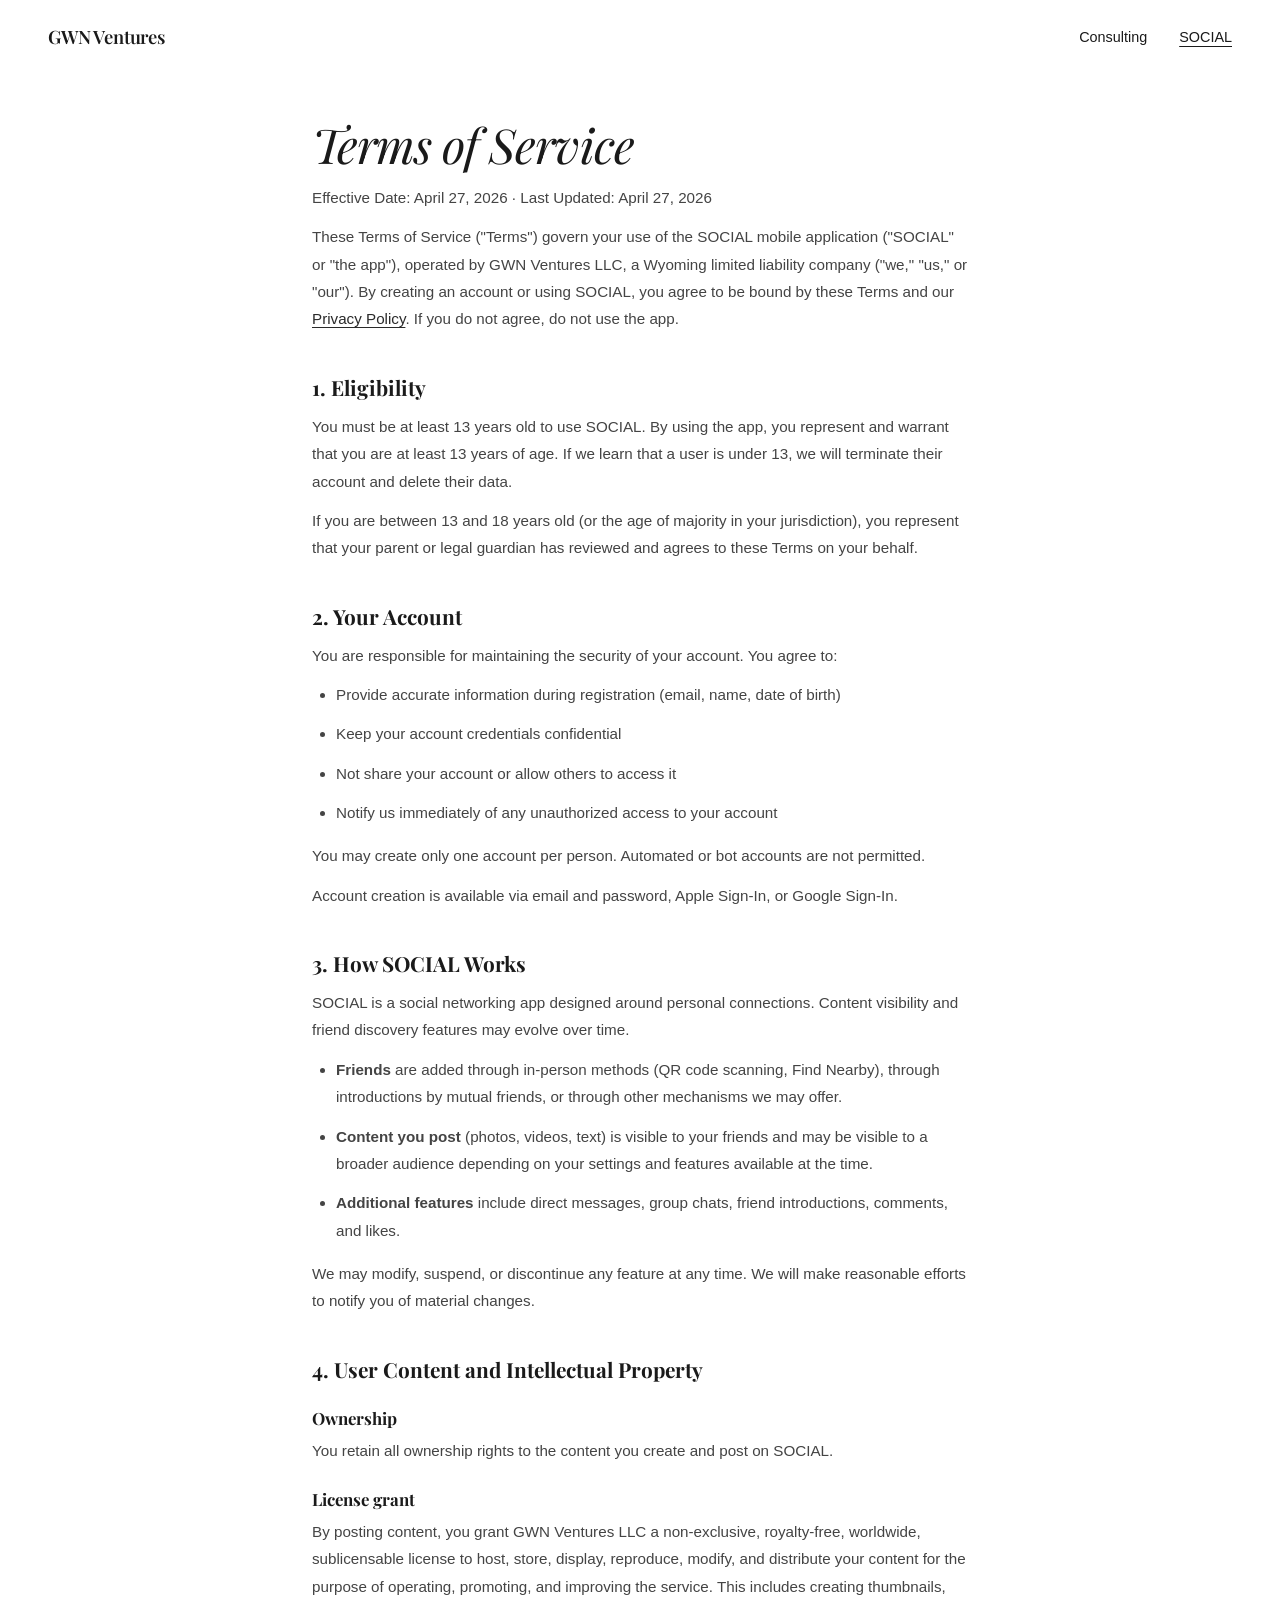
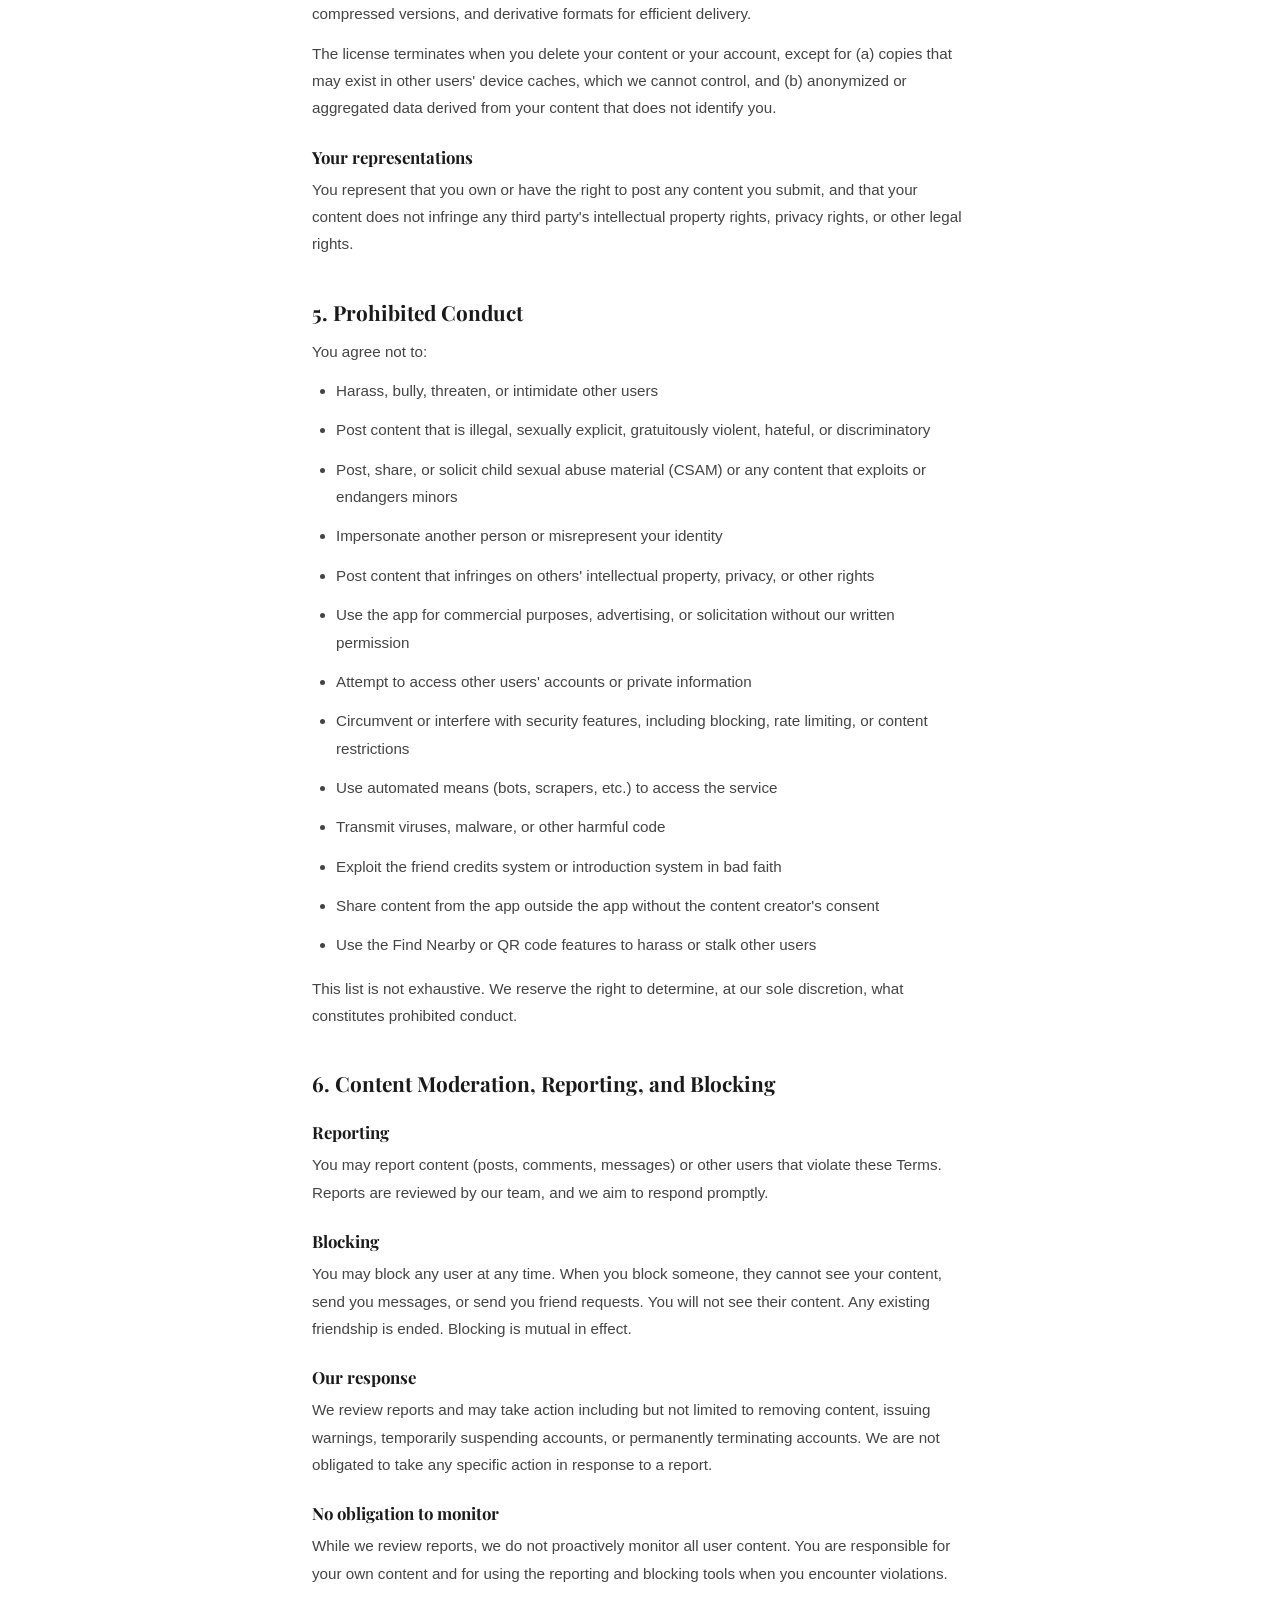
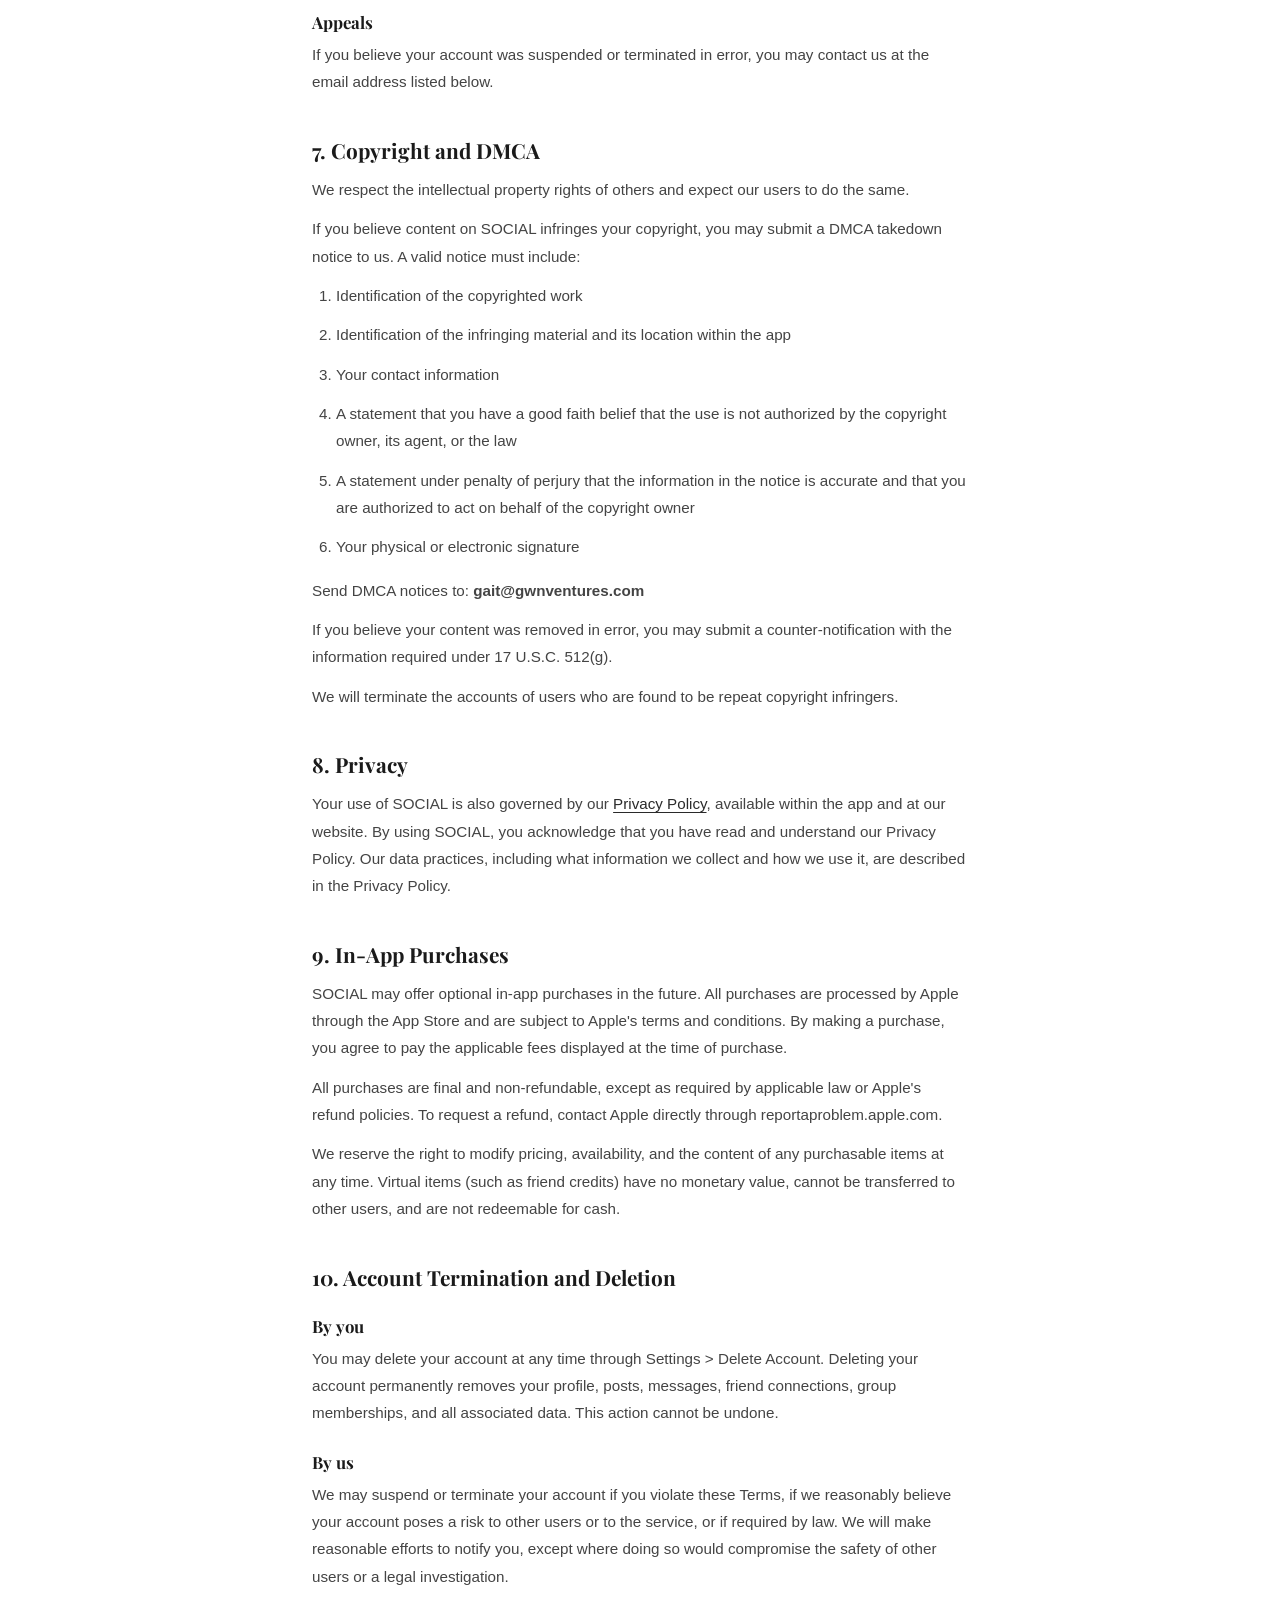
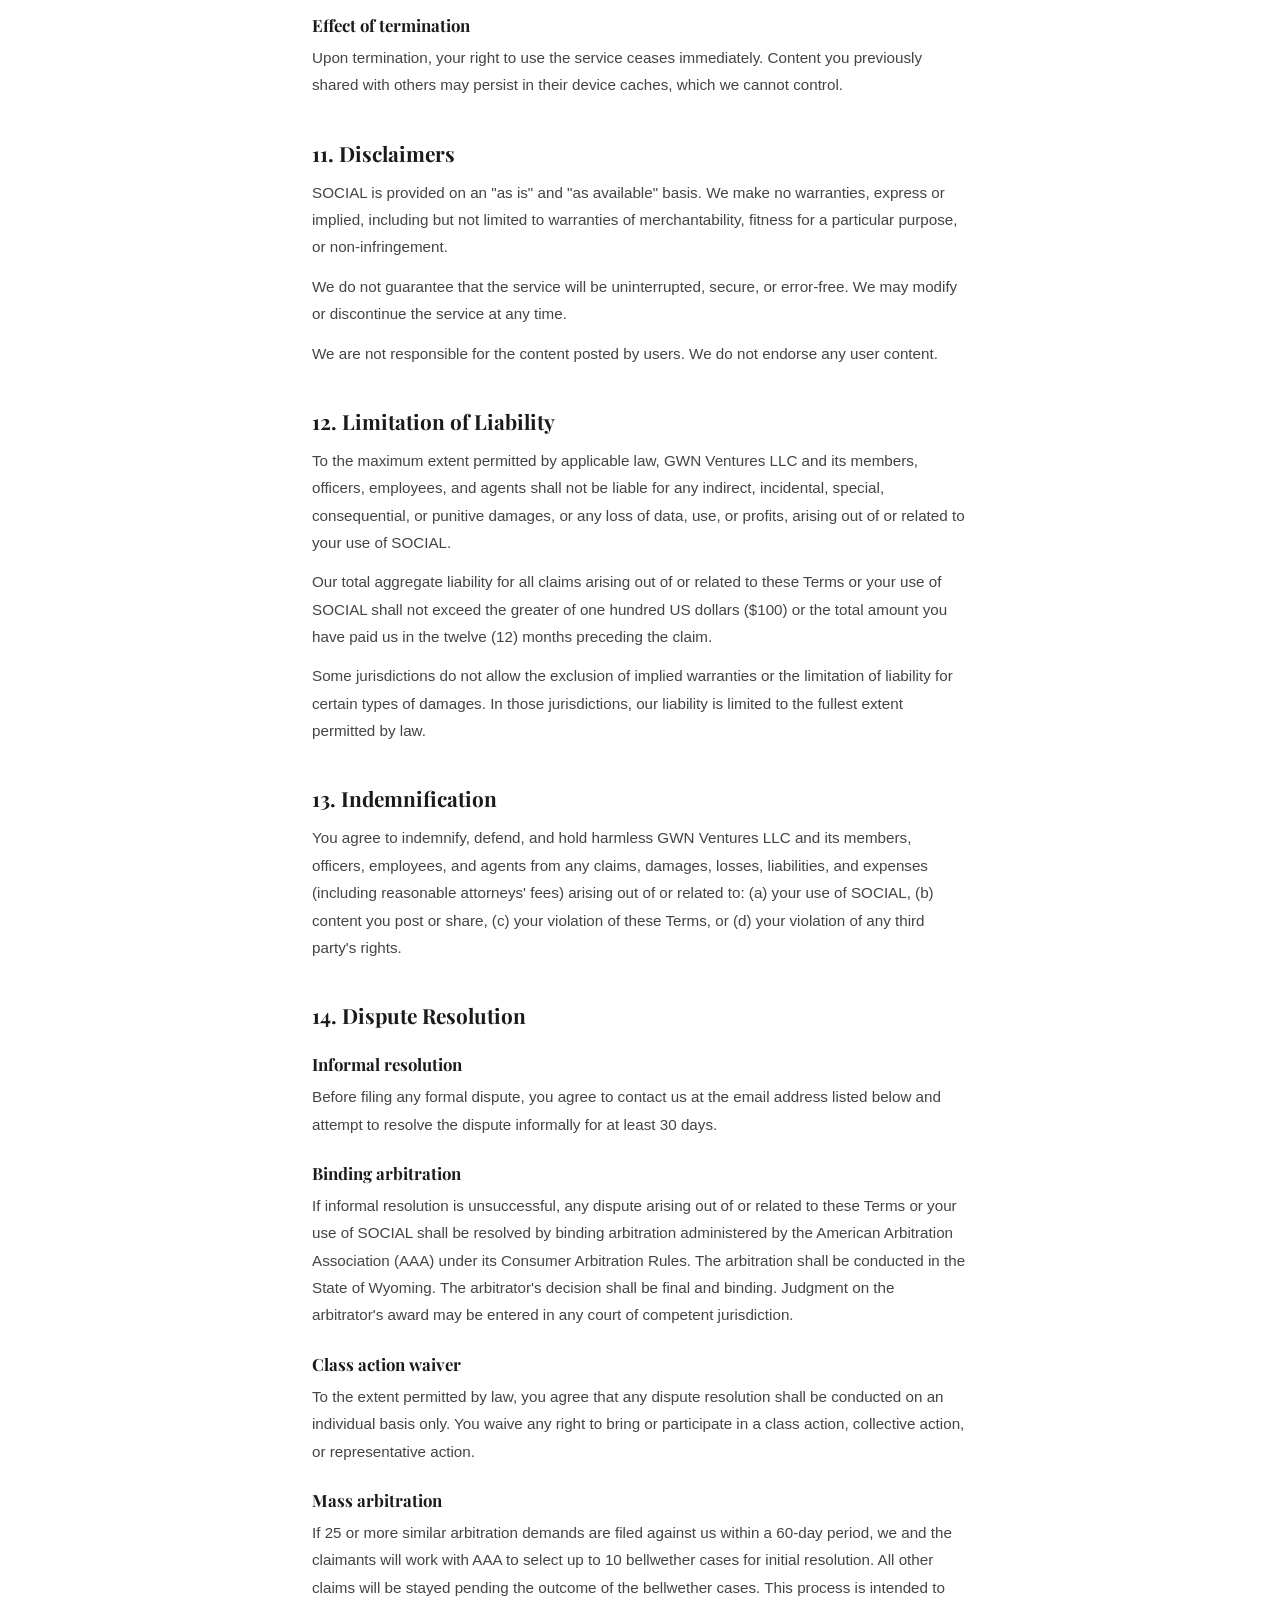
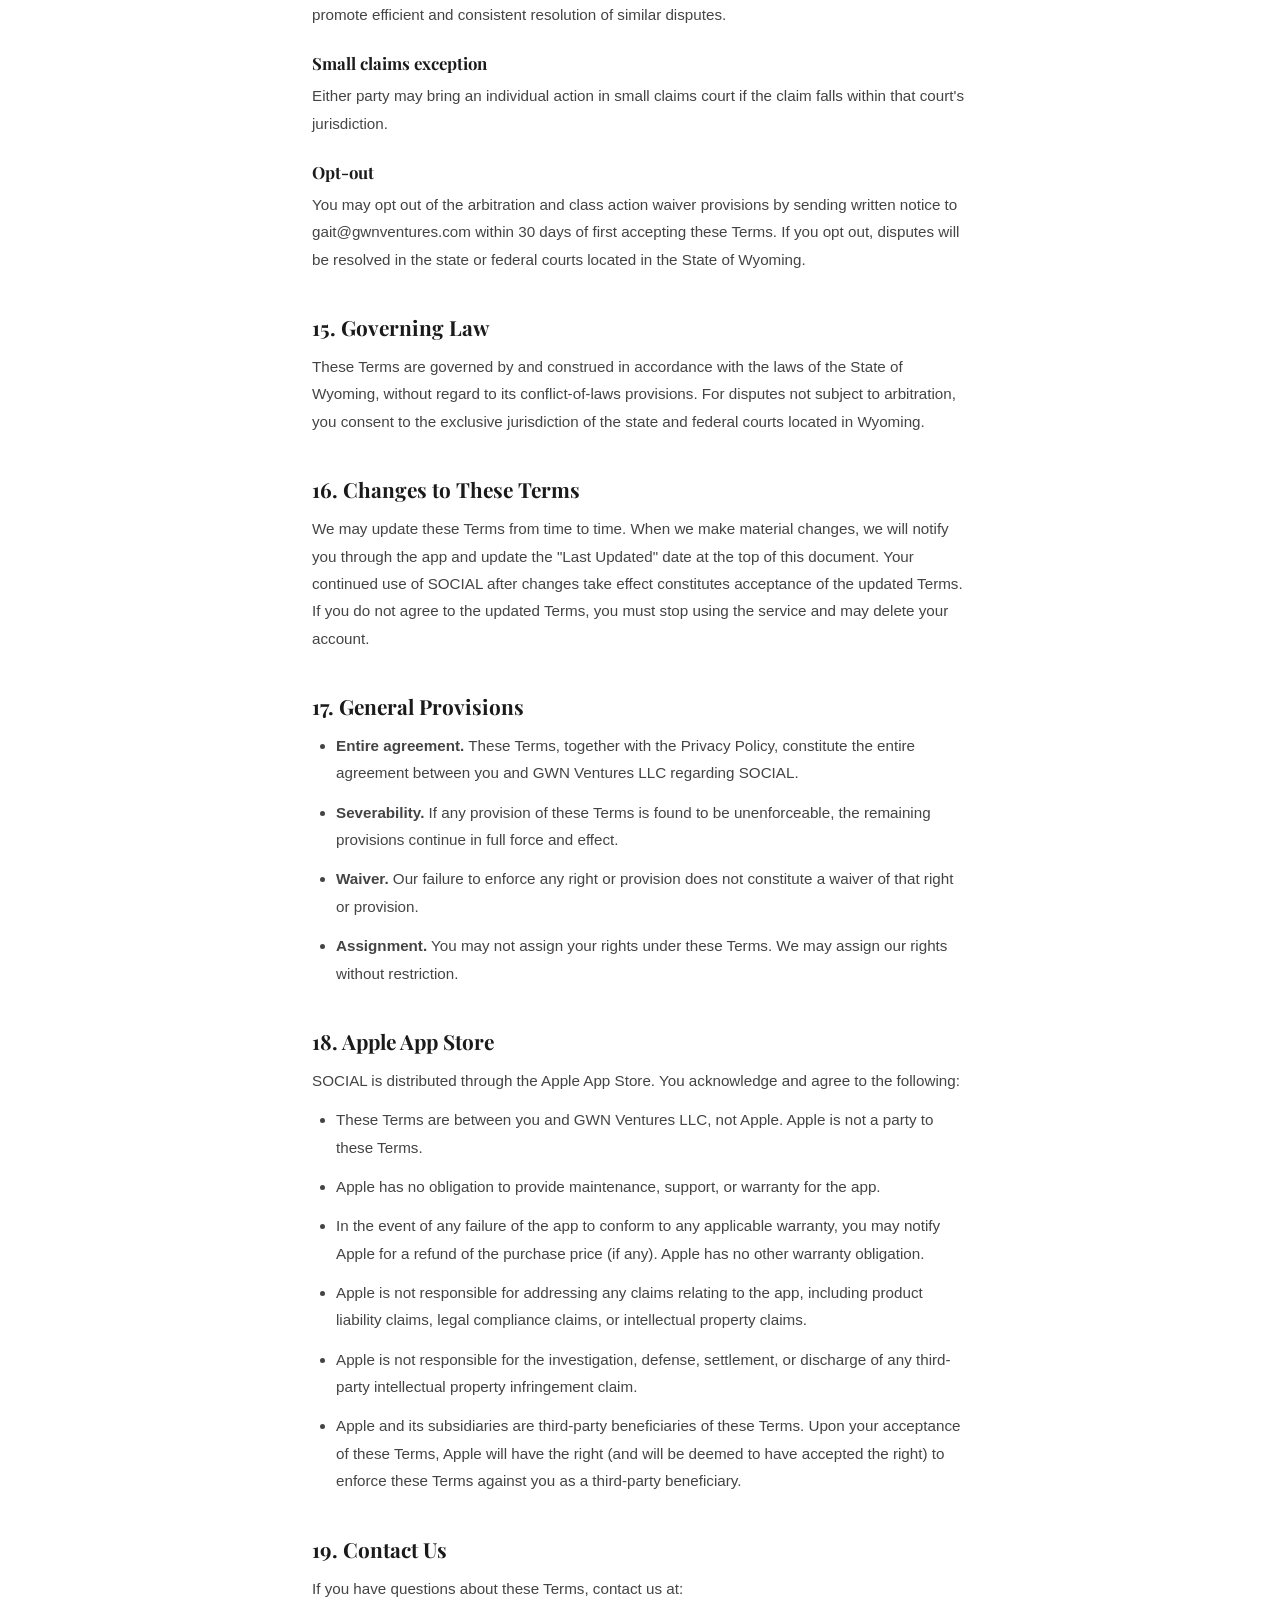
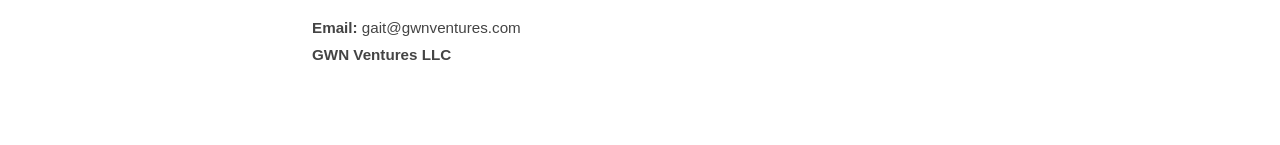
<file: social/terms/index.html>
<!DOCTYPE html>
<html lang="en">
<head>
  <meta charset="UTF-8">
  <meta name="viewport" content="width=device-width, initial-scale=1.0">
  <title>Terms of Service - SOCIAL - GWN Ventures</title>
  <link rel="preconnect" href="https://fonts.googleapis.com">
  <link rel="preconnect" href="https://fonts.gstatic.com" crossorigin>
  <link href="https://fonts.googleapis.com/css2?family=Playfair+Display:ital,wght@0,400;0,700;1,400;1,700&display=swap" rel="stylesheet">
  <link rel="stylesheet" href="../../styles.css">
</head>
<body>
  <nav>
    <a href="/" class="nav-logo">GWN Ventures</a>
    <div class="nav-links">
      <a href="/consulting">Consulting</a>
      <a href="/social" class="active">SOCIAL</a>
    </div>
  </nav>

  <main class="legal">
    <h1>Terms of Service</h1>
    <p class="legal-meta">Effective Date: April 27, 2026 &middot; Last Updated: April 27, 2026</p>

    <p>These Terms of Service ("Terms") govern your use of the SOCIAL mobile application ("SOCIAL" or "the app"), operated by GWN Ventures LLC, a Wyoming limited liability company ("we," "us," or "our"). By creating an account or using SOCIAL, you agree to be bound by these Terms and our <a href="/social/privacy">Privacy Policy</a>. If you do not agree, do not use the app.</p>

    <h2>1. Eligibility</h2>
    <p>You must be at least 13 years old to use SOCIAL. By using the app, you represent and warrant that you are at least 13 years of age. If we learn that a user is under 13, we will terminate their account and delete their data.</p>
    <p>If you are between 13 and 18 years old (or the age of majority in your jurisdiction), you represent that your parent or legal guardian has reviewed and agrees to these Terms on your behalf.</p>

    <h2>2. Your Account</h2>
    <p>You are responsible for maintaining the security of your account. You agree to:</p>
    <ul>
      <li>Provide accurate information during registration (email, name, date of birth)</li>
      <li>Keep your account credentials confidential</li>
      <li>Not share your account or allow others to access it</li>
      <li>Notify us immediately of any unauthorized access to your account</li>
    </ul>
    <p>You may create only one account per person. Automated or bot accounts are not permitted.</p>
    <p>Account creation is available via email and password, Apple Sign-In, or Google Sign-In.</p>

    <h2>3. How SOCIAL Works</h2>
    <p>SOCIAL is a social networking app designed around personal connections. Content visibility and friend discovery features may evolve over time.</p>
    <ul>
      <li><strong>Friends</strong> are added through in-person methods (QR code scanning, Find Nearby), through introductions by mutual friends, or through other mechanisms we may offer.</li>
      <li><strong>Content you post</strong> (photos, videos, text) is visible to your friends and may be visible to a broader audience depending on your settings and features available at the time.</li>
      <li><strong>Additional features</strong> include direct messages, group chats, friend introductions, comments, and likes.</li>
    </ul>
    <p>We may modify, suspend, or discontinue any feature at any time. We will make reasonable efforts to notify you of material changes.</p>

    <h2>4. User Content and Intellectual Property</h2>

    <h3>Ownership</h3>
    <p>You retain all ownership rights to the content you create and post on SOCIAL.</p>

    <h3>License grant</h3>
    <p>By posting content, you grant GWN Ventures LLC a non-exclusive, royalty-free, worldwide, sublicensable license to host, store, display, reproduce, modify, and distribute your content for the purpose of operating, promoting, and improving the service. This includes creating thumbnails, compressed versions, and derivative formats for efficient delivery.</p>
    <p>The license terminates when you delete your content or your account, except for (a) copies that may exist in other users' device caches, which we cannot control, and (b) anonymized or aggregated data derived from your content that does not identify you.</p>

    <h3>Your representations</h3>
    <p>You represent that you own or have the right to post any content you submit, and that your content does not infringe any third party's intellectual property rights, privacy rights, or other legal rights.</p>

    <h2>5. Prohibited Conduct</h2>
    <p>You agree not to:</p>
    <ul>
      <li>Harass, bully, threaten, or intimidate other users</li>
      <li>Post content that is illegal, sexually explicit, gratuitously violent, hateful, or discriminatory</li>
      <li>Post, share, or solicit child sexual abuse material (CSAM) or any content that exploits or endangers minors</li>
      <li>Impersonate another person or misrepresent your identity</li>
      <li>Post content that infringes on others' intellectual property, privacy, or other rights</li>
      <li>Use the app for commercial purposes, advertising, or solicitation without our written permission</li>
      <li>Attempt to access other users' accounts or private information</li>
      <li>Circumvent or interfere with security features, including blocking, rate limiting, or content restrictions</li>
      <li>Use automated means (bots, scrapers, etc.) to access the service</li>
      <li>Transmit viruses, malware, or other harmful code</li>
      <li>Exploit the friend credits system or introduction system in bad faith</li>
      <li>Share content from the app outside the app without the content creator's consent</li>
      <li>Use the Find Nearby or QR code features to harass or stalk other users</li>
    </ul>
    <p>This list is not exhaustive. We reserve the right to determine, at our sole discretion, what constitutes prohibited conduct.</p>

    <h2>6. Content Moderation, Reporting, and Blocking</h2>

    <h3>Reporting</h3>
    <p>You may report content (posts, comments, messages) or other users that violate these Terms. Reports are reviewed by our team, and we aim to respond promptly.</p>

    <h3>Blocking</h3>
    <p>You may block any user at any time. When you block someone, they cannot see your content, send you messages, or send you friend requests. You will not see their content. Any existing friendship is ended. Blocking is mutual in effect.</p>

    <h3>Our response</h3>
    <p>We review reports and may take action including but not limited to removing content, issuing warnings, temporarily suspending accounts, or permanently terminating accounts. We are not obligated to take any specific action in response to a report.</p>

    <h3>No obligation to monitor</h3>
    <p>While we review reports, we do not proactively monitor all user content. You are responsible for your own content and for using the reporting and blocking tools when you encounter violations.</p>

    <h3>Appeals</h3>
    <p>If you believe your account was suspended or terminated in error, you may contact us at the email address listed below.</p>

    <h2>7. Copyright and DMCA</h2>
    <p>We respect the intellectual property rights of others and expect our users to do the same.</p>
    <p>If you believe content on SOCIAL infringes your copyright, you may submit a DMCA takedown notice to us. A valid notice must include:</p>
    <ol>
      <li>Identification of the copyrighted work</li>
      <li>Identification of the infringing material and its location within the app</li>
      <li>Your contact information</li>
      <li>A statement that you have a good faith belief that the use is not authorized by the copyright owner, its agent, or the law</li>
      <li>A statement under penalty of perjury that the information in the notice is accurate and that you are authorized to act on behalf of the copyright owner</li>
      <li>Your physical or electronic signature</li>
    </ol>
    <p>Send DMCA notices to: <strong>gait@gwnventures.com</strong></p>
    <p>If you believe your content was removed in error, you may submit a counter-notification with the information required under 17 U.S.C. 512(g).</p>
    <p>We will terminate the accounts of users who are found to be repeat copyright infringers.</p>

    <h2>8. Privacy</h2>
    <p>Your use of SOCIAL is also governed by our <a href="/social/privacy">Privacy Policy</a>, available within the app and at our website. By using SOCIAL, you acknowledge that you have read and understand our Privacy Policy. Our data practices, including what information we collect and how we use it, are described in the Privacy Policy.</p>

    <h2>9. In-App Purchases</h2>
    <p>SOCIAL may offer optional in-app purchases in the future. All purchases are processed by Apple through the App Store and are subject to Apple's terms and conditions. By making a purchase, you agree to pay the applicable fees displayed at the time of purchase.</p>
    <p>All purchases are final and non-refundable, except as required by applicable law or Apple's refund policies. To request a refund, contact Apple directly through reportaproblem.apple.com.</p>
    <p>We reserve the right to modify pricing, availability, and the content of any purchasable items at any time. Virtual items (such as friend credits) have no monetary value, cannot be transferred to other users, and are not redeemable for cash.</p>

    <h2>10. Account Termination and Deletion</h2>

    <h3>By you</h3>
    <p>You may delete your account at any time through Settings &gt; Delete Account. Deleting your account permanently removes your profile, posts, messages, friend connections, group memberships, and all associated data. This action cannot be undone.</p>

    <h3>By us</h3>
    <p>We may suspend or terminate your account if you violate these Terms, if we reasonably believe your account poses a risk to other users or to the service, or if required by law. We will make reasonable efforts to notify you, except where doing so would compromise the safety of other users or a legal investigation.</p>

    <h3>Effect of termination</h3>
    <p>Upon termination, your right to use the service ceases immediately. Content you previously shared with others may persist in their device caches, which we cannot control.</p>

    <h2>11. Disclaimers</h2>
    <p>SOCIAL is provided on an "as is" and "as available" basis. We make no warranties, express or implied, including but not limited to warranties of merchantability, fitness for a particular purpose, or non-infringement.</p>
    <p>We do not guarantee that the service will be uninterrupted, secure, or error-free. We may modify or discontinue the service at any time.</p>
    <p>We are not responsible for the content posted by users. We do not endorse any user content.</p>

    <h2>12. Limitation of Liability</h2>
    <p>To the maximum extent permitted by applicable law, GWN Ventures LLC and its members, officers, employees, and agents shall not be liable for any indirect, incidental, special, consequential, or punitive damages, or any loss of data, use, or profits, arising out of or related to your use of SOCIAL.</p>
    <p>Our total aggregate liability for all claims arising out of or related to these Terms or your use of SOCIAL shall not exceed the greater of one hundred US dollars ($100) or the total amount you have paid us in the twelve (12) months preceding the claim.</p>
    <p>Some jurisdictions do not allow the exclusion of implied warranties or the limitation of liability for certain types of damages. In those jurisdictions, our liability is limited to the fullest extent permitted by law.</p>

    <h2>13. Indemnification</h2>
    <p>You agree to indemnify, defend, and hold harmless GWN Ventures LLC and its members, officers, employees, and agents from any claims, damages, losses, liabilities, and expenses (including reasonable attorneys' fees) arising out of or related to: (a) your use of SOCIAL, (b) content you post or share, (c) your violation of these Terms, or (d) your violation of any third party's rights.</p>

    <h2>14. Dispute Resolution</h2>

    <h3>Informal resolution</h3>
    <p>Before filing any formal dispute, you agree to contact us at the email address listed below and attempt to resolve the dispute informally for at least 30 days.</p>

    <h3>Binding arbitration</h3>
    <p>If informal resolution is unsuccessful, any dispute arising out of or related to these Terms or your use of SOCIAL shall be resolved by binding arbitration administered by the American Arbitration Association (AAA) under its Consumer Arbitration Rules. The arbitration shall be conducted in the State of Wyoming. The arbitrator's decision shall be final and binding. Judgment on the arbitrator's award may be entered in any court of competent jurisdiction.</p>

    <h3>Class action waiver</h3>
    <p>To the extent permitted by law, you agree that any dispute resolution shall be conducted on an individual basis only. You waive any right to bring or participate in a class action, collective action, or representative action.</p>

    <h3>Mass arbitration</h3>
    <p>If 25 or more similar arbitration demands are filed against us within a 60-day period, we and the claimants will work with AAA to select up to 10 bellwether cases for initial resolution. All other claims will be stayed pending the outcome of the bellwether cases. This process is intended to promote efficient and consistent resolution of similar disputes.</p>

    <h3>Small claims exception</h3>
    <p>Either party may bring an individual action in small claims court if the claim falls within that court's jurisdiction.</p>

    <h3>Opt-out</h3>
    <p>You may opt out of the arbitration and class action waiver provisions by sending written notice to gait@gwnventures.com within 30 days of first accepting these Terms. If you opt out, disputes will be resolved in the state or federal courts located in the State of Wyoming.</p>

    <h2>15. Governing Law</h2>
    <p>These Terms are governed by and construed in accordance with the laws of the State of Wyoming, without regard to its conflict-of-laws provisions. For disputes not subject to arbitration, you consent to the exclusive jurisdiction of the state and federal courts located in Wyoming.</p>

    <h2>16. Changes to These Terms</h2>
    <p>We may update these Terms from time to time. When we make material changes, we will notify you through the app and update the "Last Updated" date at the top of this document. Your continued use of SOCIAL after changes take effect constitutes acceptance of the updated Terms. If you do not agree to the updated Terms, you must stop using the service and may delete your account.</p>

    <h2>17. General Provisions</h2>
    <ul>
      <li><strong>Entire agreement.</strong> These Terms, together with the Privacy Policy, constitute the entire agreement between you and GWN Ventures LLC regarding SOCIAL.</li>
      <li><strong>Severability.</strong> If any provision of these Terms is found to be unenforceable, the remaining provisions continue in full force and effect.</li>
      <li><strong>Waiver.</strong> Our failure to enforce any right or provision does not constitute a waiver of that right or provision.</li>
      <li><strong>Assignment.</strong> You may not assign your rights under these Terms. We may assign our rights without restriction.</li>
    </ul>

    <h2>18. Apple App Store</h2>
    <p>SOCIAL is distributed through the Apple App Store. You acknowledge and agree to the following:</p>
    <ul>
      <li>These Terms are between you and GWN Ventures LLC, not Apple. Apple is not a party to these Terms.</li>
      <li>Apple has no obligation to provide maintenance, support, or warranty for the app.</li>
      <li>In the event of any failure of the app to conform to any applicable warranty, you may notify Apple for a refund of the purchase price (if any). Apple has no other warranty obligation.</li>
      <li>Apple is not responsible for addressing any claims relating to the app, including product liability claims, legal compliance claims, or intellectual property claims.</li>
      <li>Apple is not responsible for the investigation, defense, settlement, or discharge of any third-party intellectual property infringement claim.</li>
      <li>Apple and its subsidiaries are third-party beneficiaries of these Terms. Upon your acceptance of these Terms, Apple will have the right (and will be deemed to have accepted the right) to enforce these Terms against you as a third-party beneficiary.</li>
    </ul>

    <h2>19. Contact Us</h2>
    <p>If you have questions about these Terms, contact us at:</p>
    <p><strong>Email:</strong> gait@gwnventures.com<br><strong>GWN Ventures LLC</strong></p>
  </main>
</body>
</html>
</file>
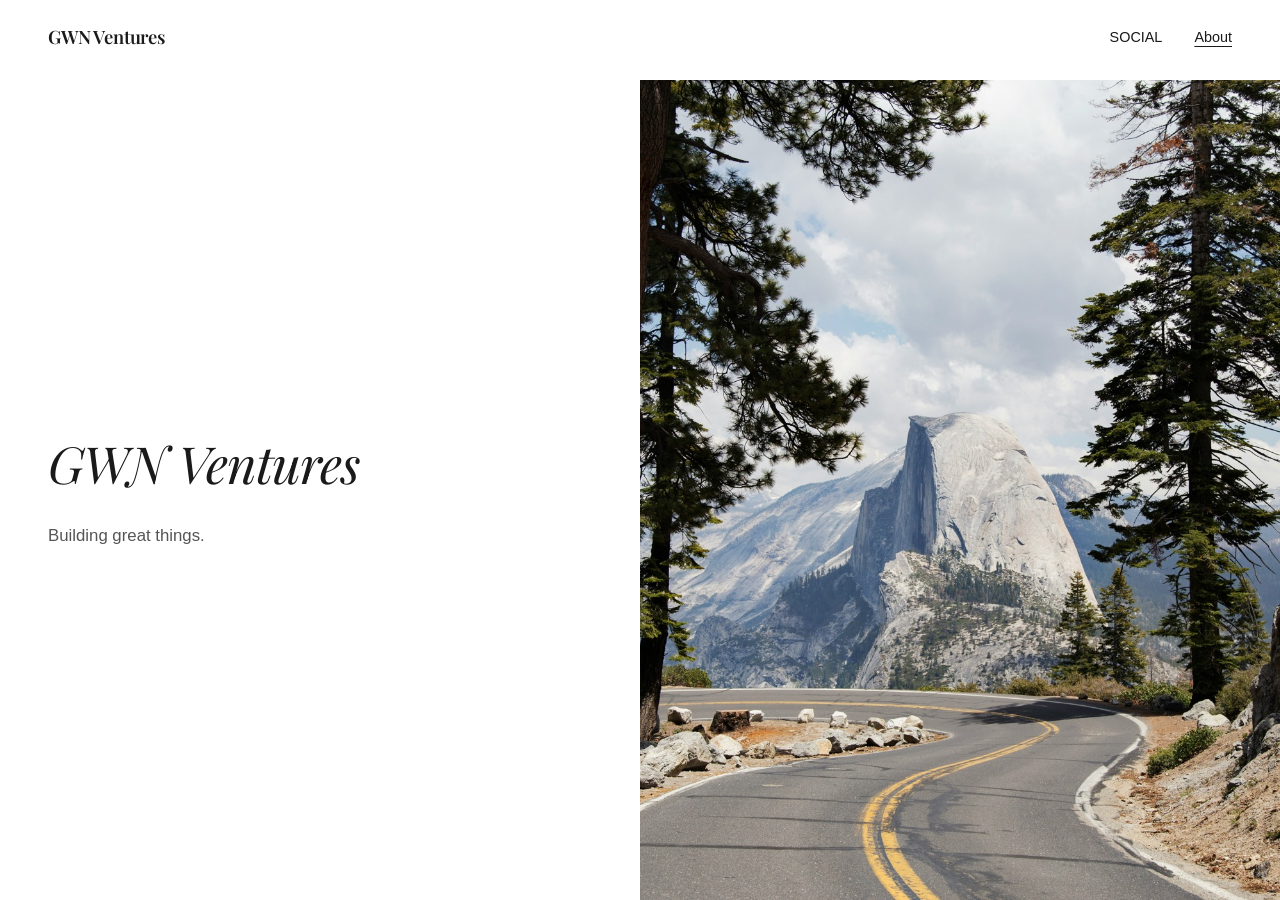
<file: about.html>
<!DOCTYPE html>
<html lang="en">
<head>
  <meta charset="UTF-8">
  <meta name="viewport" content="width=device-width, initial-scale=1.0">
  <title>About - GWN Ventures</title>
  <link rel="preconnect" href="https://fonts.googleapis.com">
  <link rel="preconnect" href="https://fonts.gstatic.com" crossorigin>
  <link href="https://fonts.googleapis.com/css2?family=Playfair+Display:ital,wght@0,400;0,700;1,400;1,700&display=swap" rel="stylesheet">
  <link rel="stylesheet" href="styles.css">
</head>
<body>
  <nav>
    <a href="/" class="nav-logo">GWN Ventures</a>
    <div class="nav-links">
      <a href="social">SOCIAL</a>
      <a href="about" class="active">About</a>
    </div>
  </nav>

  <main class="about">
    <div class="about-text">
      <h1>GWN Ventures</h1>
      <p>Building great things.</p>
    </div>
    <img
      src="images/about-hero.jpg"
      alt="Mountain landscape"
      class="about-image"
    >
  </main>
</body>
</html>
</file>
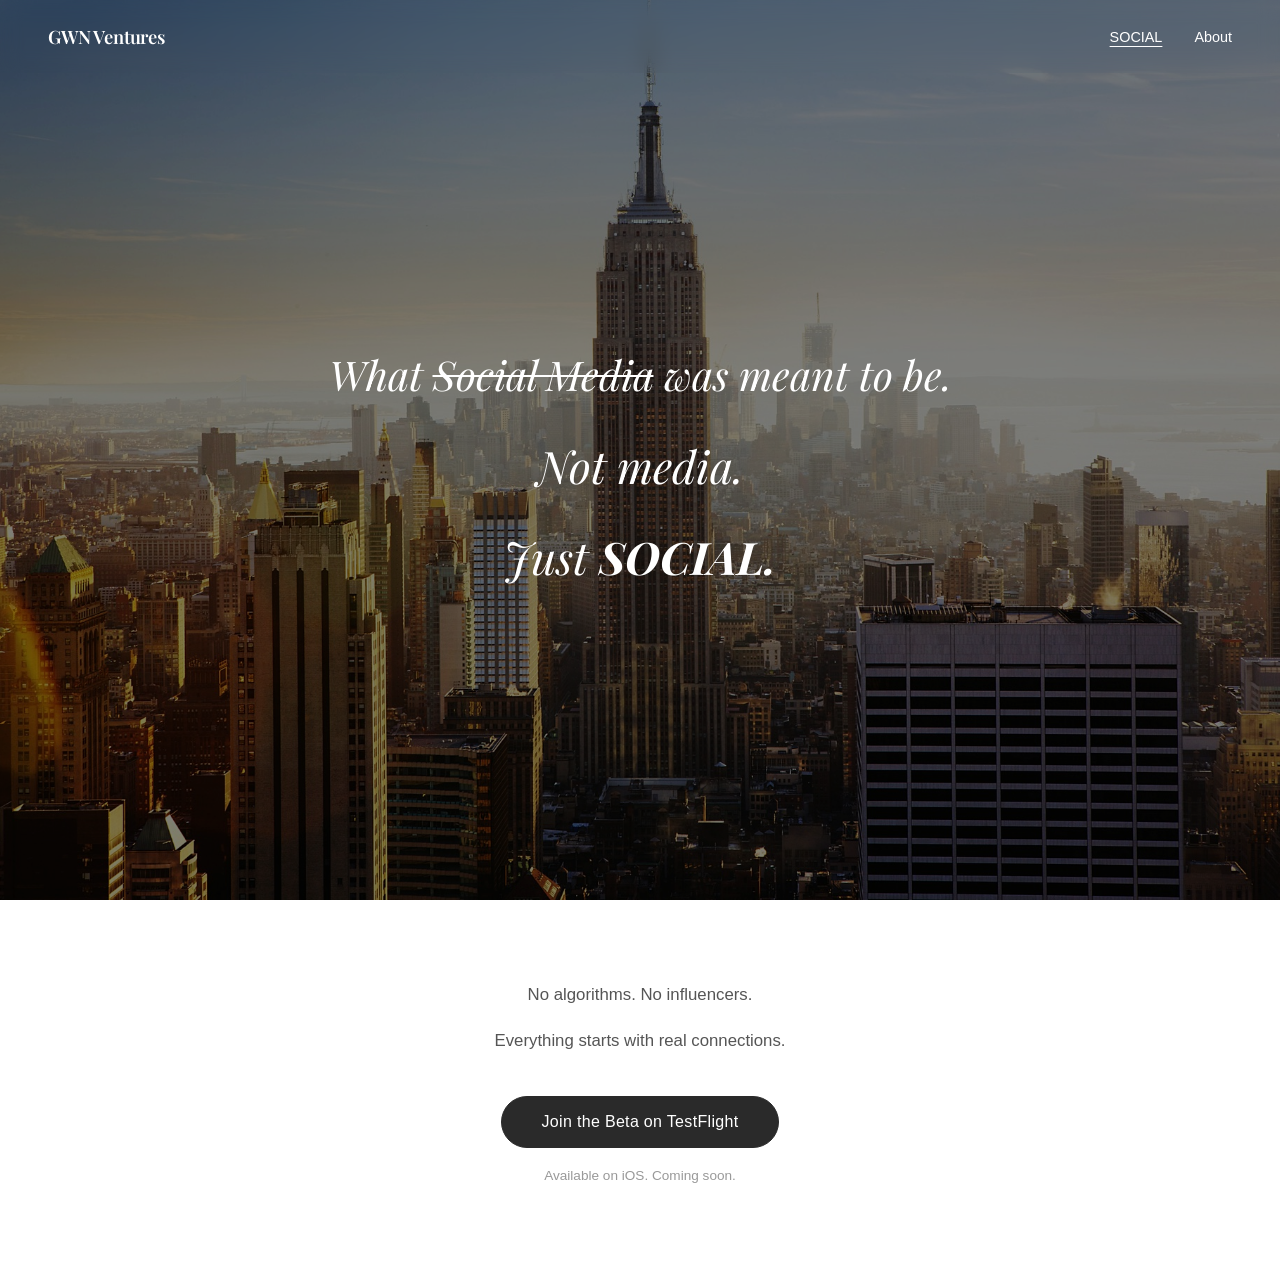
<file: social.html>
<!DOCTYPE html>
<html lang="en">
<head>
  <meta charset="UTF-8">
  <meta name="viewport" content="width=device-width, initial-scale=1.0">
  <title>SOCIAL - GWN Ventures</title>
  <link rel="preconnect" href="https://fonts.googleapis.com">
  <link rel="preconnect" href="https://fonts.gstatic.com" crossorigin>
  <link href="https://fonts.googleapis.com/css2?family=Playfair+Display:ital,wght@0,400;0,700;1,400;1,700&display=swap" rel="stylesheet">
  <link rel="stylesheet" href="styles.css">
</head>
<body>
  <section class="social-hero">
    <nav>
      <a href="/" class="nav-logo">GWN Ventures</a>
      <div class="nav-links">
        <a href="social" class="active">SOCIAL</a>
        <a href="about">About</a>
      </div>
    </nav>

    <h1>What <span class="strikethrough">Social Media</span> was meant to be.</h1>
    <p class="tagline">Not media.</p>
    <p class="tagline-bold"><span class="unbold">Just</span> SOCIAL.</p>
  </section>

  <section class="social-content">
    <p>
      No algorithms. No influencers.
    </p>
    <p>
      Everything starts with real connections.
    </p>
    <div class="cta">
      <a href="https://testflight.apple.com/join/PLACEHOLDER" class="btn btn-primary">Join the Beta on TestFlight</a>
    </div>
    <p style="margin-top: 1rem; font-size: 0.85rem; color: #999;">
      Available on iOS. Coming soon.
    </p>
  </section>
</body>
</html>
</file>
<file: styles.css>
/* Reset & Base */
*, *::before, *::after {
  margin: 0;
  padding: 0;
  box-sizing: border-box;
}

html {
  font-size: 16px;
  -webkit-font-smoothing: antialiased;
  -moz-osx-font-smoothing: grayscale;
}

body {
  font-family: 'Playfair Display', Georgia, 'Times New Roman', serif;
  color: #1a1a1a;
  background-color: #fff;
  min-height: 100vh;
}

a {
  text-decoration: none;
  color: inherit;
}

/* Navigation */
nav {
  display: flex;
  justify-content: space-between;
  align-items: center;
  padding: 1.5rem 3rem;
  position: fixed;
  top: 0;
  left: 0;
  right: 0;
  z-index: 100;
  background: rgba(255, 255, 255, 0.95);
  backdrop-filter: blur(10px);
  -webkit-backdrop-filter: blur(10px);
}

.nav-logo {
  font-size: 1.15rem;
  font-weight: 600;
  letter-spacing: -0.01em;
}

.nav-links {
  display: flex;
  gap: 2rem;
  font-family: -apple-system, BlinkMacSystemFont, 'Segoe UI', Roboto, sans-serif;
  font-size: 0.9rem;
  font-weight: 400;
}

.nav-links a {
  transition: opacity 0.2s;
}

.nav-links a:hover {
  opacity: 0.6;
}

.nav-links a.active {
  text-decoration: underline;
  text-underline-offset: 4px;
}

/* Nav Dropdown */
.nav-dropdown {
  position: relative;
}

.nav-dropdown .dropdown-menu {
  position: absolute;
  top: 100%;
  left: 50%;
  transform: translateX(-50%);
  background: rgba(255, 255, 255, 0.97);
  backdrop-filter: blur(10px);
  -webkit-backdrop-filter: blur(10px);
  border: 1px solid #e5e5e5;
  border-radius: 8px;
  padding: 0.5rem 0;
  margin-top: 0.4rem;
  min-width: 160px;
  box-shadow: 0 4px 12px rgba(0, 0, 0, 0.08);
  opacity: 0;
  visibility: hidden;
  transition: opacity 0.15s, visibility 0.15s;
}

.nav-dropdown .dropdown-menu.open {
  opacity: 1;
  visibility: visible;
}

.nav-dropdown .dropdown-menu a {
  display: block;
  padding: 0.45rem 1.2rem;
  font-size: 0.85rem;
  color: #1a1a1a;
  transition: background 0.15s;
}

.nav-dropdown .dropdown-menu a:hover {
  background: #f5f5f5;
  opacity: 1;
}

/* Landing Page */
.landing {
  display: flex;
  flex-direction: column;
  align-items: center;
  justify-content: center;
  min-height: calc(100vh - 6.5rem);
  padding: 2rem;
  text-align: center;
}

/* Site footer (homepage) */
.site-footer {
  padding: 0 2rem 2.75rem;
  text-align: center;
  font-family: -apple-system, BlinkMacSystemFont, 'Segoe UI', Roboto, sans-serif;
  font-size: 0.85rem;
  line-height: 1.6;
  color: #9a9a9a;
}

.site-footer a {
  color: #5a5a5a;
  border-bottom: 1px solid #dcdcdc;
  transition: color 0.2s ease, border-color 0.2s ease;
}

.site-footer a:hover {
  color: #1a1a1a;
  border-color: #1a1a1a;
}

.landing h1 {
  font-size: clamp(2.5rem, 5vw, 4rem);
  font-weight: 400;
  font-style: italic;
  letter-spacing: -0.02em;
  margin-bottom: 3rem;
}

.landing-buttons {
  display: flex;
  flex-direction: column;
  gap: 1rem;
  width: 280px;
}

.btn {
  display: inline-flex;
  align-items: center;
  justify-content: center;
  padding: 0.9rem 2rem;
  border-radius: 50px;
  font-family: -apple-system, BlinkMacSystemFont, 'Segoe UI', Roboto, sans-serif;
  font-size: 0.95rem;
  font-weight: 500;
  letter-spacing: 0.02em;
  cursor: pointer;
  transition: all 0.2s ease;
}

.btn-primary {
  background: #2a2a2a;
  color: #fff;
  border: 1.5px solid #2a2a2a;
}

.btn-primary:hover {
  background: #444;
  border-color: #444;
}

.btn-outline {
  background: transparent;
  color: #2a2a2a;
  border: 1.5px solid #ccc;
}

.btn-outline:hover {
  border-color: #888;
}

/* Social Page - Hero */
.social-hero {
  position: relative;
  width: 100%;
  min-height: 100vh;
  display: flex;
  flex-direction: column;
  align-items: center;
  justify-content: center;
  text-align: center;
  padding: 6rem 2rem 4rem;
  overflow: hidden;
}

.social-hero::before {
  content: '';
  position: absolute;
  inset: 0;
  background-image: url('images/social-hero.jpg');
  background-size: cover;
  background-position: center;
  filter: brightness(0.5);
  z-index: -1;
}

.social-hero h1 {
  font-size: clamp(1.6rem, 3.2vw, 2.8rem);
  font-weight: 400;
  font-style: italic;
  color: #fff;
  line-height: 1.4;
  white-space: nowrap;
}

.social-hero h1 .strikethrough {
  text-decoration: line-through;
  text-decoration-thickness: 2px;
}

.social-hero .tagline {
  font-size: clamp(1.8rem, 3.5vw, 3rem);
  font-weight: 400;
  font-style: italic;
  color: #fff;
  margin-top: 2rem;
}

.social-hero .tagline-bold {
  font-size: clamp(1.8rem, 3.5vw, 3rem);
  font-weight: 700;
  font-style: italic;
  color: #fff;
  margin-top: 2rem;
}

.social-hero .tagline-bold .unbold {
  font-weight: 400;
}

.social-hero nav {
  background: transparent;
}

.social-hero nav .nav-logo,
.social-hero nav .nav-links a {
  color: #fff;
}

/* Social Page - Content Section */
.social-content {
  max-width: 800px;
  margin: 0 auto;
  padding: 5rem 2rem;
  text-align: center;
}

.social-content h2 {
  font-size: clamp(1.5rem, 3vw, 2.2rem);
  font-weight: 400;
  font-style: italic;
  margin-bottom: 1.5rem;
}

.social-content p {
  font-family: -apple-system, BlinkMacSystemFont, 'Segoe UI', Roboto, sans-serif;
  font-size: 1.05rem;
  line-height: 1.8;
  color: #555;
  margin-bottom: 1rem;
}

.social-content .cta {
  margin-top: 2.5rem;
}

.social-content .cta .btn {
  font-size: 1rem;
  padding: 1rem 2.5rem;
}

/* About Page */
.about {
  display: grid;
  grid-template-columns: 1fr 1fr;
  min-height: 100vh;
  padding-top: 5rem;
}

.about-text {
  display: flex;
  flex-direction: column;
  justify-content: center;
  padding: 4rem 3rem 4rem 3rem;
}

.about-text h1 {
  font-size: clamp(2.5rem, 4vw, 3.5rem);
  font-weight: 400;
  font-style: italic;
  letter-spacing: -0.02em;
  margin-bottom: 1.5rem;
}

.about-text p {
  font-family: -apple-system, BlinkMacSystemFont, 'Segoe UI', Roboto, sans-serif;
  font-size: 1.05rem;
  line-height: 1.8;
  color: #555;
  max-width: 480px;
}

.about-image {
  width: 100%;
  height: 100%;
  min-height: 500px;
  object-fit: cover;
}

/* Legal Pages */
.legal {
  max-width: 720px;
  margin: 0 auto;
  padding: 7rem 2rem 4rem;
}

.legal h1 {
  font-size: clamp(2rem, 4vw, 3rem);
  font-weight: 400;
  font-style: italic;
  letter-spacing: -0.02em;
  margin-bottom: 0.5rem;
}

.legal-meta {
  font-family: -apple-system, BlinkMacSystemFont, 'Segoe UI', Roboto, sans-serif;
  font-size: 0.85rem;
  color: #999;
  margin-bottom: 2.5rem;
}

.legal h2 {
  font-size: 1.3rem;
  font-weight: 700;
  margin-top: 2.5rem;
  margin-bottom: 0.75rem;
}

.legal h3 {
  font-size: 1.05rem;
  font-weight: 700;
  margin-top: 1.5rem;
  margin-bottom: 0.5rem;
}

.legal p,
.legal li {
  font-family: -apple-system, BlinkMacSystemFont, 'Segoe UI', Roboto, sans-serif;
  font-size: 0.95rem;
  line-height: 1.8;
  color: #444;
  margin-bottom: 0.75rem;
}

.legal ul,
.legal ol {
  padding-left: 1.5rem;
  margin-bottom: 1rem;
}

.legal a {
  color: #2a2a2a;
  text-decoration: underline;
  text-underline-offset: 3px;
}

.legal a:hover {
  opacity: 0.6;
}

.legal .table-wrap {
  overflow-x: auto;
  margin: 1rem 0;
}

.legal table {
  width: 100%;
  border-collapse: collapse;
  font-family: -apple-system, BlinkMacSystemFont, 'Segoe UI', Roboto, sans-serif;
  font-size: 0.85rem;
  line-height: 1.6;
}

.legal th,
.legal td {
  text-align: left;
  padding: 0.6rem 0.75rem;
  border-bottom: 1px solid #e5e5e5;
  color: #444;
}

.legal th {
  font-weight: 600;
  color: #1a1a1a;
}

/* Social Legal Links */
.social-legal {
  display: flex;
  gap: 1rem;
  justify-content: center;
  margin-top: 2rem;
}

.social-legal .btn {
  font-size: 0.9rem;
  padding: 0.75rem 2rem;
}

/* Consulting Page */
.consulting {
  max-width: 900px;
  margin: 0 auto;
  padding: 0 2rem 4rem;
}

.consulting-hero {
  padding-top: 6rem;
  padding-bottom: 2rem;
  border-bottom: 1px solid #e5e5e5;
}

.consulting-hero h1 {
  font-size: clamp(2.2rem, 4.5vw, 3.5rem);
  font-weight: 400;
  font-style: italic;
  letter-spacing: -0.02em;
  line-height: 1.2;
  margin-bottom: 1.5rem;
}

.consulting-subtitle {
  font-family: -apple-system, BlinkMacSystemFont, 'Segoe UI', Roboto, sans-serif;
  font-size: 1.1rem;
  line-height: 1.7;
  color: #555;
  max-width: 600px;
}

.consulting-services {
  padding: 4rem 0;
  border-bottom: 1px solid #e5e5e5;
}

.consulting-services h2 {
  font-size: clamp(1.5rem, 3vw, 2rem);
  font-weight: 400;
  font-style: italic;
  margin-bottom: 2.5rem;
}

.services-list {
  display: grid;
  grid-template-columns: 1fr 1fr 1fr;
  gap: 2.5rem;
}

.service-item h3 {
  font-family: -apple-system, BlinkMacSystemFont, 'Segoe UI', Roboto, sans-serif;
  font-size: 0.95rem;
  font-weight: 600;
  letter-spacing: 0.02em;
  margin-bottom: 0.2rem;
}

.service-subtitle {
  font-family: -apple-system, BlinkMacSystemFont, 'Segoe UI', Roboto, sans-serif;
  font-size: 0.85rem;
  font-style: italic;
  color: #999;
  margin-bottom: 0.5rem;
}

.service-item ul {
  list-style: none;
  padding: 0;
}

.service-item li {
  font-family: -apple-system, BlinkMacSystemFont, 'Segoe UI', Roboto, sans-serif;
  font-size: 0.88rem;
  line-height: 1.5;
  color: #555;
  padding-left: 1rem;
  position: relative;
  margin-bottom: 0.3rem;
}

.service-item li::before {
  content: '\2013';
  position: absolute;
  left: 0;
  color: #999;
}

.consulting-team {
  padding: 4rem 0;
  border-bottom: 1px solid #e5e5e5;
}

.consulting-team h2 {
  font-size: clamp(1.5rem, 3vw, 2rem);
  font-weight: 400;
  font-style: italic;
  margin-bottom: 2rem;
}

.team-profile {
  display: flex;
  gap: 2.5rem;
  align-items: flex-start;
}

.team-photo {
  flex-shrink: 0;
  width: 160px;
  height: 160px;
  border-radius: 50%;
  overflow: hidden;
  background: #f0f0f0;
}

.team-photo img {
  width: 100%;
  height: 100%;
  object-fit: cover;
}

.team-bio h3 {
  font-size: 1.15rem;
  font-weight: 700;
  margin-bottom: 0.15rem;
}

.team-title {
  font-family: -apple-system, BlinkMacSystemFont, 'Segoe UI', Roboto, sans-serif;
  font-size: 0.85rem;
  color: #999;
  letter-spacing: 0.03em;
  margin-bottom: 1rem !important;
}

.team-bio p {
  font-family: -apple-system, BlinkMacSystemFont, 'Segoe UI', Roboto, sans-serif;
  font-size: 0.95rem;
  line-height: 1.8;
  color: #444;
  margin-bottom: 0.75rem;
}

.team-bio strong {
  color: #1a1a1a;
}

.consulting-contact {
  padding: 4rem 0;
}

.consulting-contact h2 {
  font-size: clamp(1.5rem, 3vw, 2rem);
  font-weight: 400;
  font-style: italic;
  margin-bottom: 0.75rem;
}

.contact-intro {
  font-family: -apple-system, BlinkMacSystemFont, 'Segoe UI', Roboto, sans-serif;
  font-size: 1rem;
  color: #555;
  margin-bottom: 2rem;
}

.contact-form {
  max-width: 600px;
}

.form-row {
  display: grid;
  grid-template-columns: 1fr 1fr;
  gap: 1.5rem;
}

.form-group {
  margin-bottom: 1.5rem;
}

.form-group label {
  display: block;
  font-family: -apple-system, BlinkMacSystemFont, 'Segoe UI', Roboto, sans-serif;
  font-size: 0.85rem;
  font-weight: 500;
  margin-bottom: 0.4rem;
  color: #333;
}

.form-group input,
.form-group textarea {
  width: 100%;
  padding: 0.7rem 0.9rem;
  border: 1.5px solid #ccc;
  border-radius: 6px;
  font-family: -apple-system, BlinkMacSystemFont, 'Segoe UI', Roboto, sans-serif;
  font-size: 0.95rem;
  color: #1a1a1a;
  background: #fff;
  transition: border-color 0.2s;
}

.form-group input:focus,
.form-group textarea:focus {
  outline: none;
  border-color: #2a2a2a;
}

.form-group textarea {
  resize: vertical;
}

.contact-form .btn {
  margin-top: 0.5rem;
}

/* Invite Page */
.invite-page {
  display: flex;
  align-items: center;
  justify-content: center;
  min-height: 100vh;
  padding: 6rem 2rem 2rem;
}

.invite-card {
  text-align: center;
  max-width: 420px;
  width: 100%;
}

.invite-label {
  font-family: -apple-system, BlinkMacSystemFont, 'Segoe UI', Roboto, sans-serif;
  font-size: 0.95rem;
  color: #999;
  margin-bottom: 0.5rem;
}

.invite-card h1 {
  font-size: clamp(2.5rem, 5vw, 3.5rem);
  font-weight: 700;
  letter-spacing: 0.08em;
  margin-bottom: 0.25rem;
}

.invite-tagline {
  font-size: 1.1rem;
  font-style: italic;
  font-weight: 400;
  color: #777;
  margin-bottom: 2.5rem;
}

.invite-code-box {
  display: flex;
  flex-direction: column;
  align-items: center;
  gap: 0.4rem;
  background: #f7f7f7;
  border: 1.5px solid #e5e5e5;
  border-radius: 12px;
  padding: 1.25rem 2rem;
  margin-bottom: 2rem;
}

.invite-code-label {
  font-family: -apple-system, BlinkMacSystemFont, 'Segoe UI', Roboto, sans-serif;
  font-size: 0.78rem;
  text-transform: uppercase;
  letter-spacing: 0.1em;
  color: #999;
}

.invite-code {
  font-family: 'SF Mono', 'Fira Code', 'Courier New', monospace;
  font-size: 2rem;
  font-weight: 600;
  letter-spacing: 0.15em;
  color: #1a1a1a;
}

.invite-actions {
  display: flex;
  flex-direction: column;
  gap: 0.75rem;
  margin-bottom: 2.5rem;
}

.invite-actions .btn {
  width: 100%;
}

.invite-fallback {
  font-family: -apple-system, BlinkMacSystemFont, 'Segoe UI', Roboto, sans-serif;
}

.invite-fallback p {
  font-size: 0.9rem;
  color: #999;
  margin-bottom: 0.4rem;
}

.invite-tf-link {
  font-size: 0.9rem;
  font-weight: 500;
  color: #2a2a2a;
  text-decoration: underline;
  text-underline-offset: 3px;
  transition: opacity 0.2s;
}

.invite-tf-link:hover {
  opacity: 0.6;
}

/* Responsive */
@media (max-width: 768px) {
  nav {
    padding: 1.25rem 1.5rem;
  }

  .about {
    grid-template-columns: 1fr;
  }

  .about-text {
    padding: 3rem 1.5rem;
    order: 2;
  }

  .about-image {
    min-height: 350px;
    order: 1;
  }

  .social-hero nav {
    padding: 1.25rem 1.5rem;
  }

  .services-list {
    grid-template-columns: 1fr;
    gap: 2rem;
  }

  .team-profile {
    flex-direction: column;
    align-items: center;
    text-align: center;
  }

  .form-row {
    grid-template-columns: 1fr;
    gap: 0;
  }

  .consulting-hero {
    padding-top: 6rem;
  }
}
</file>
